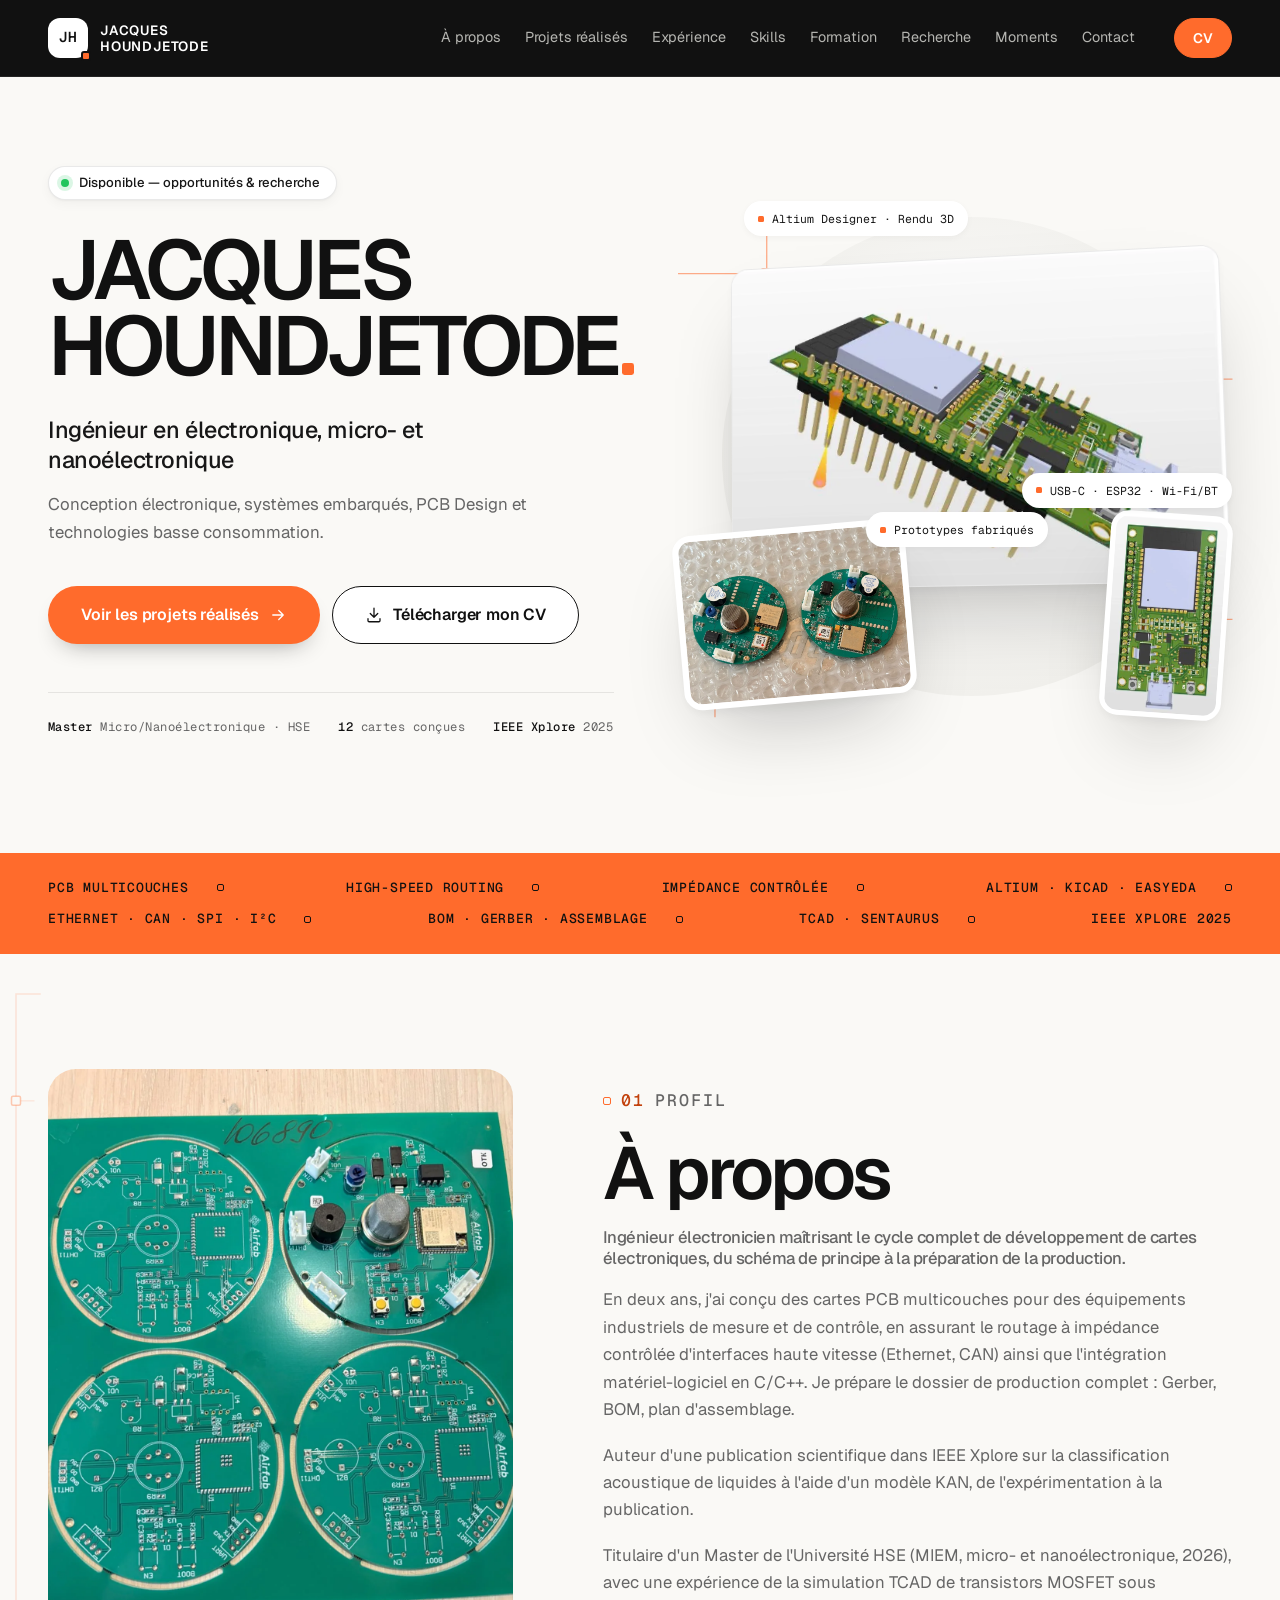
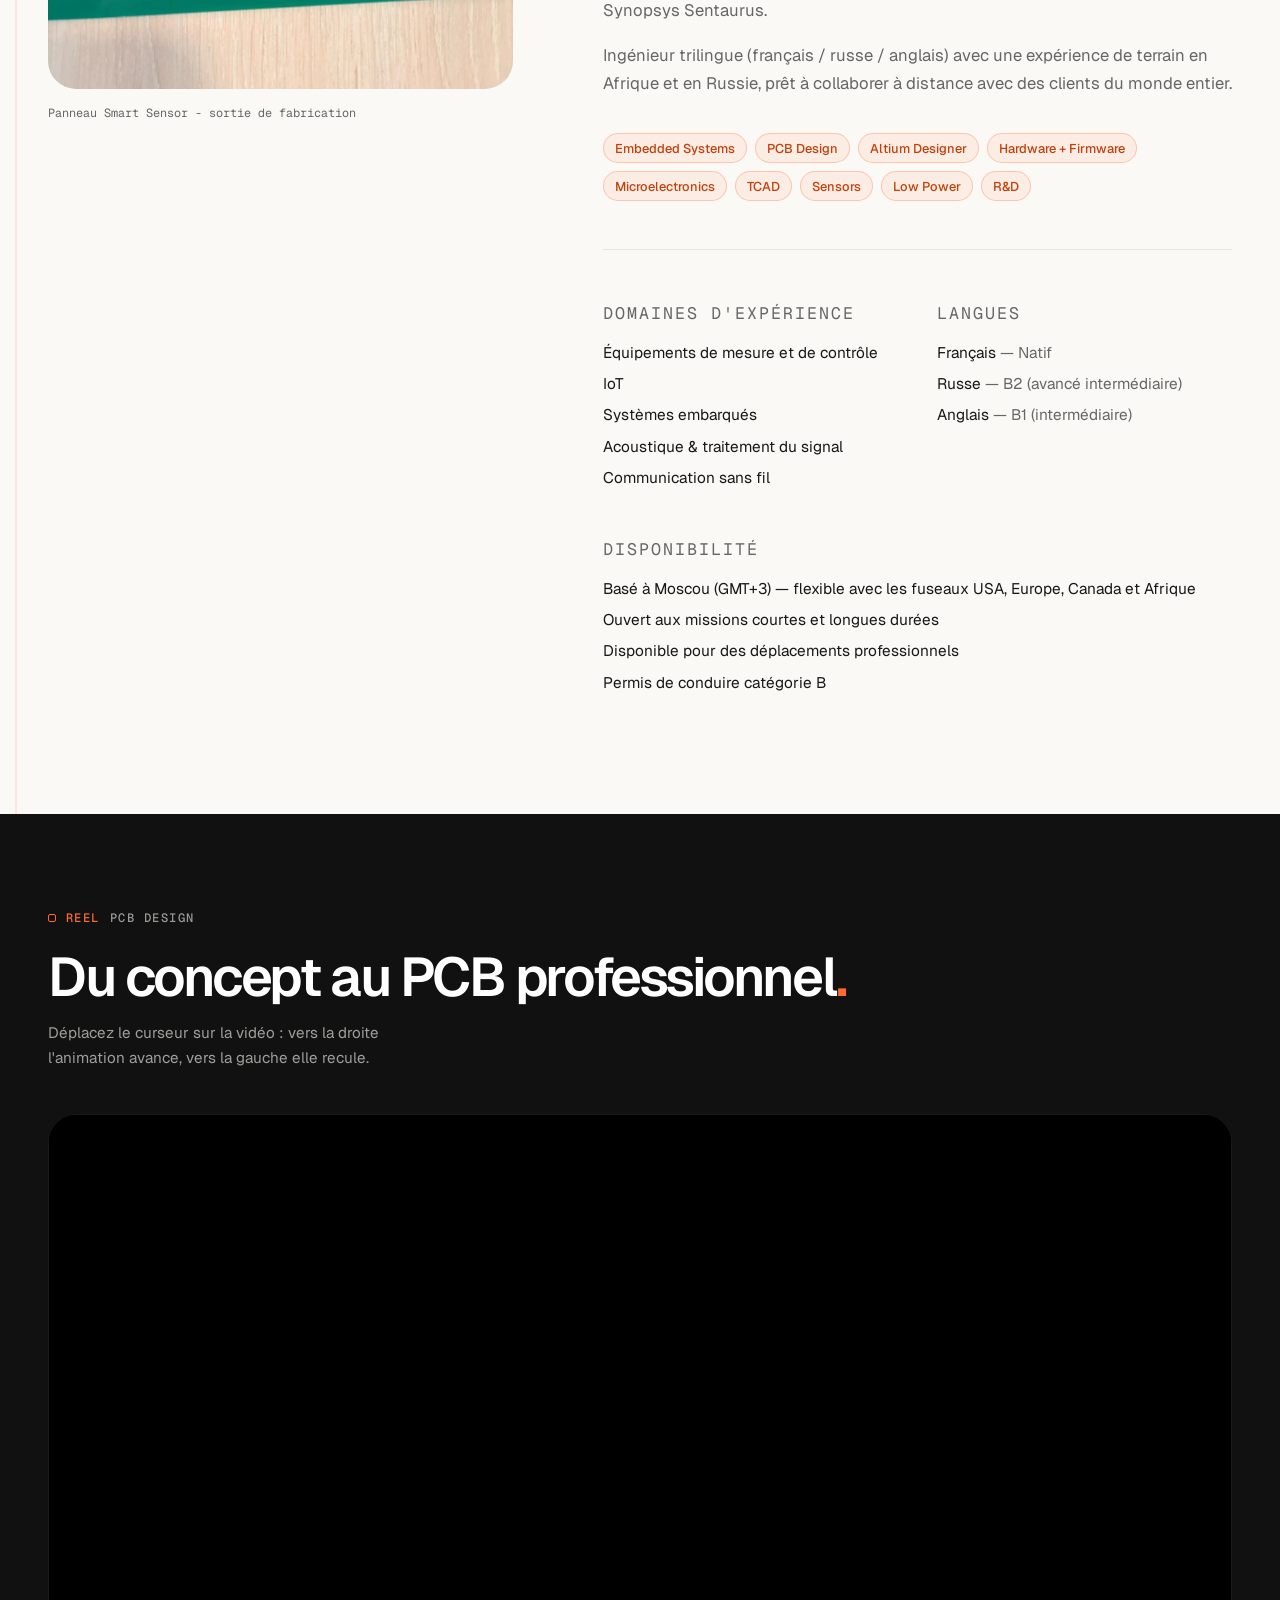
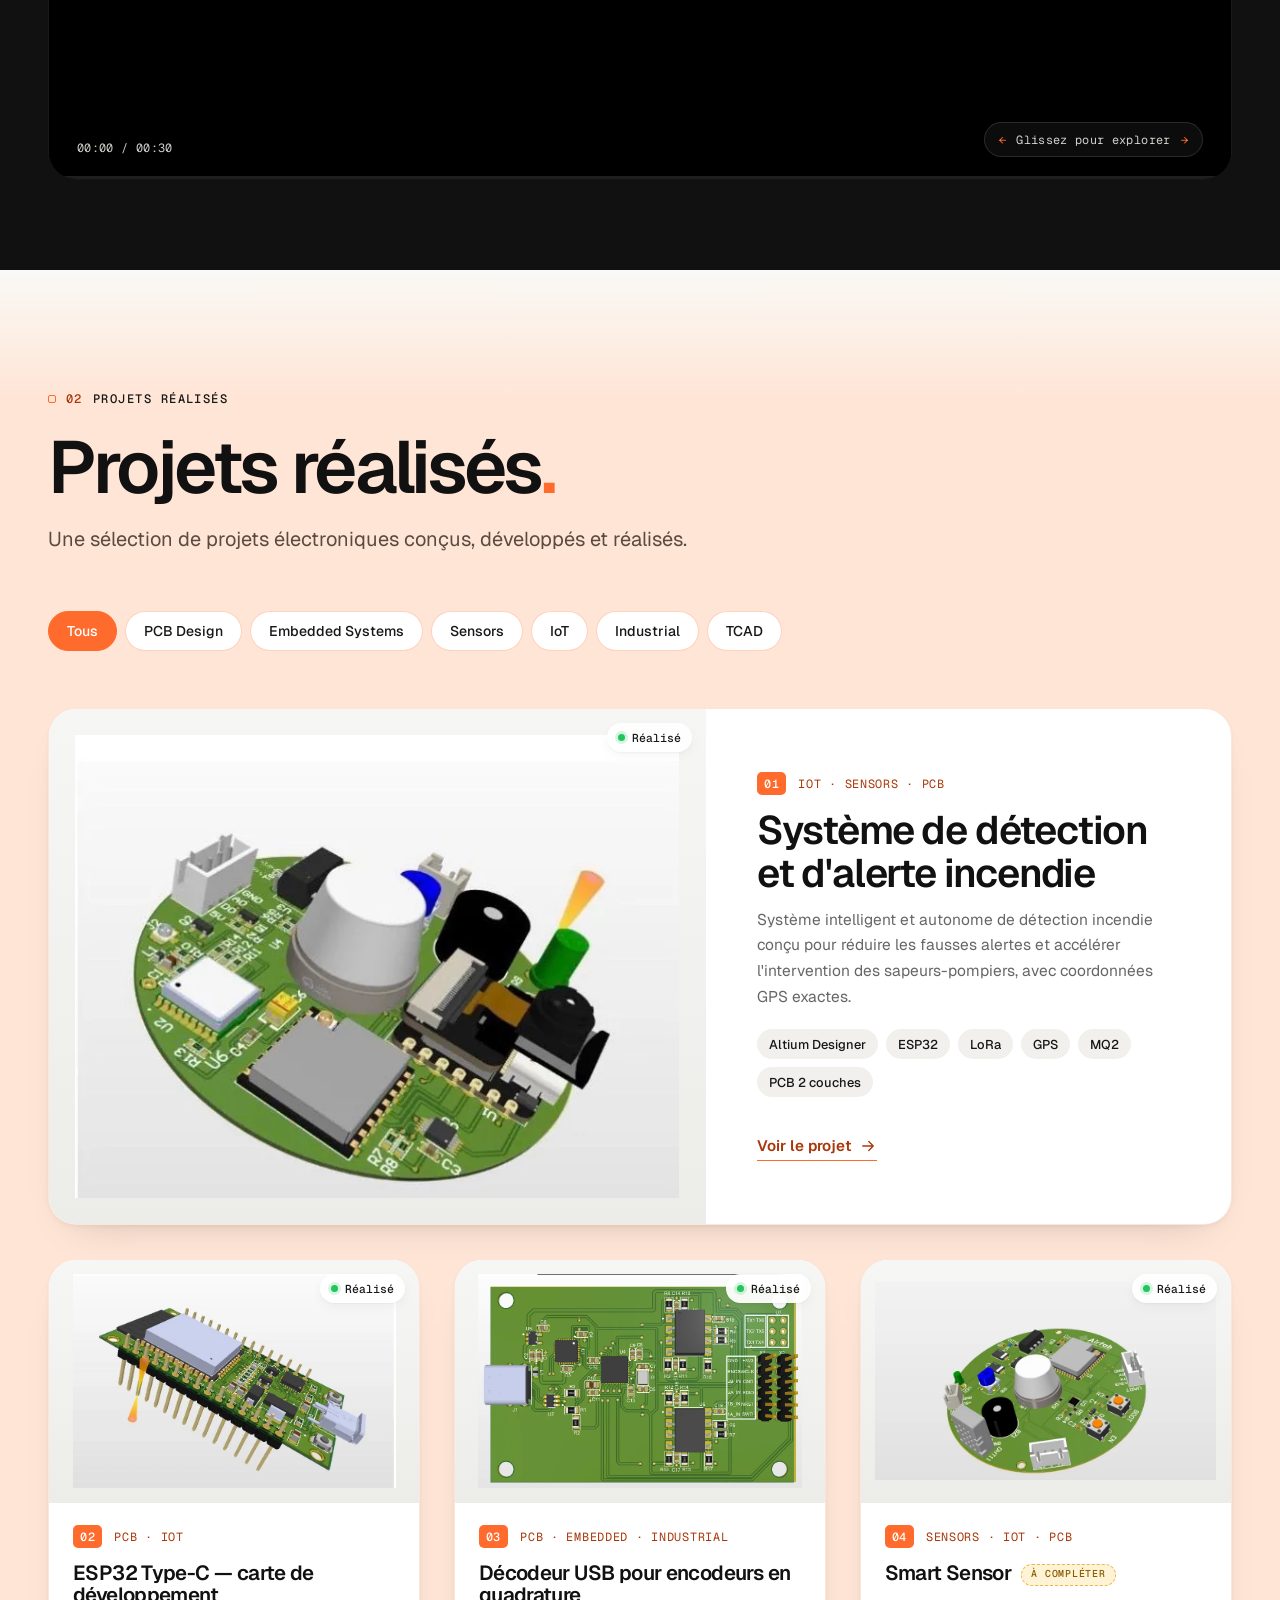
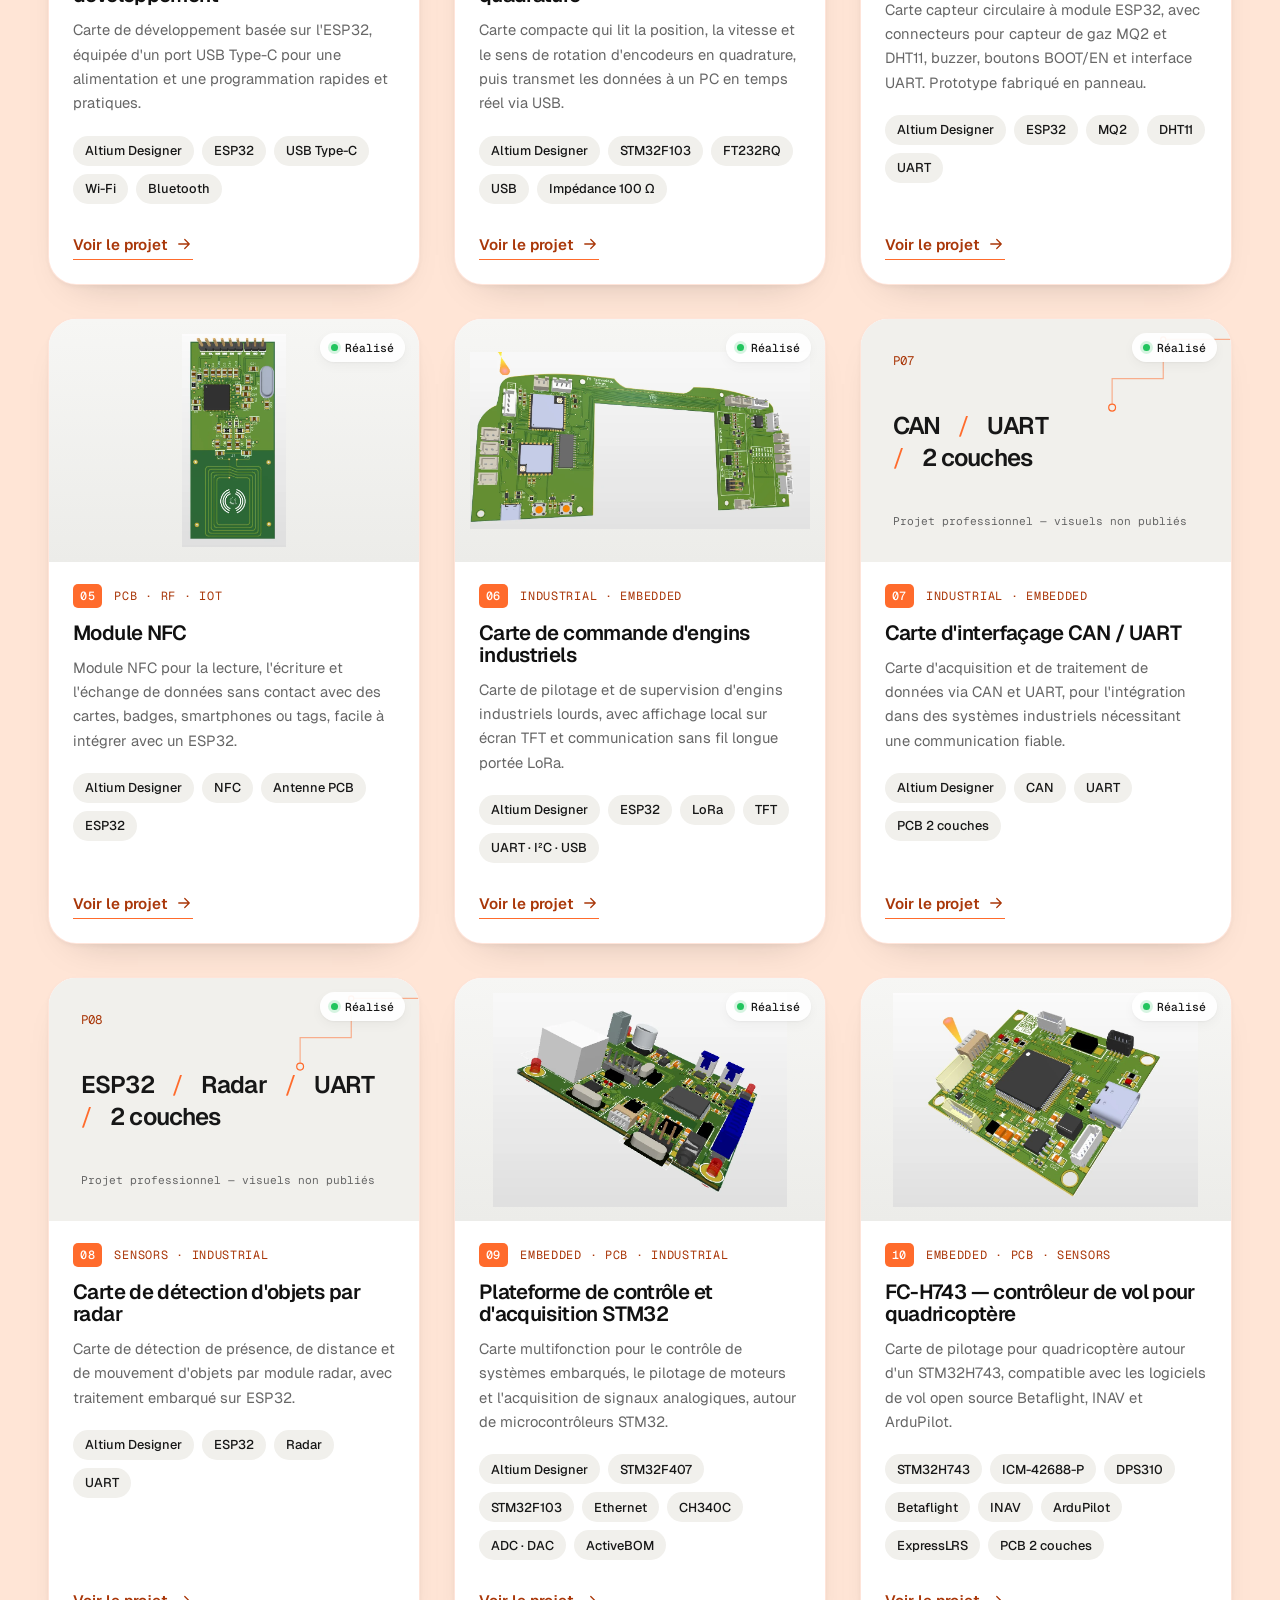
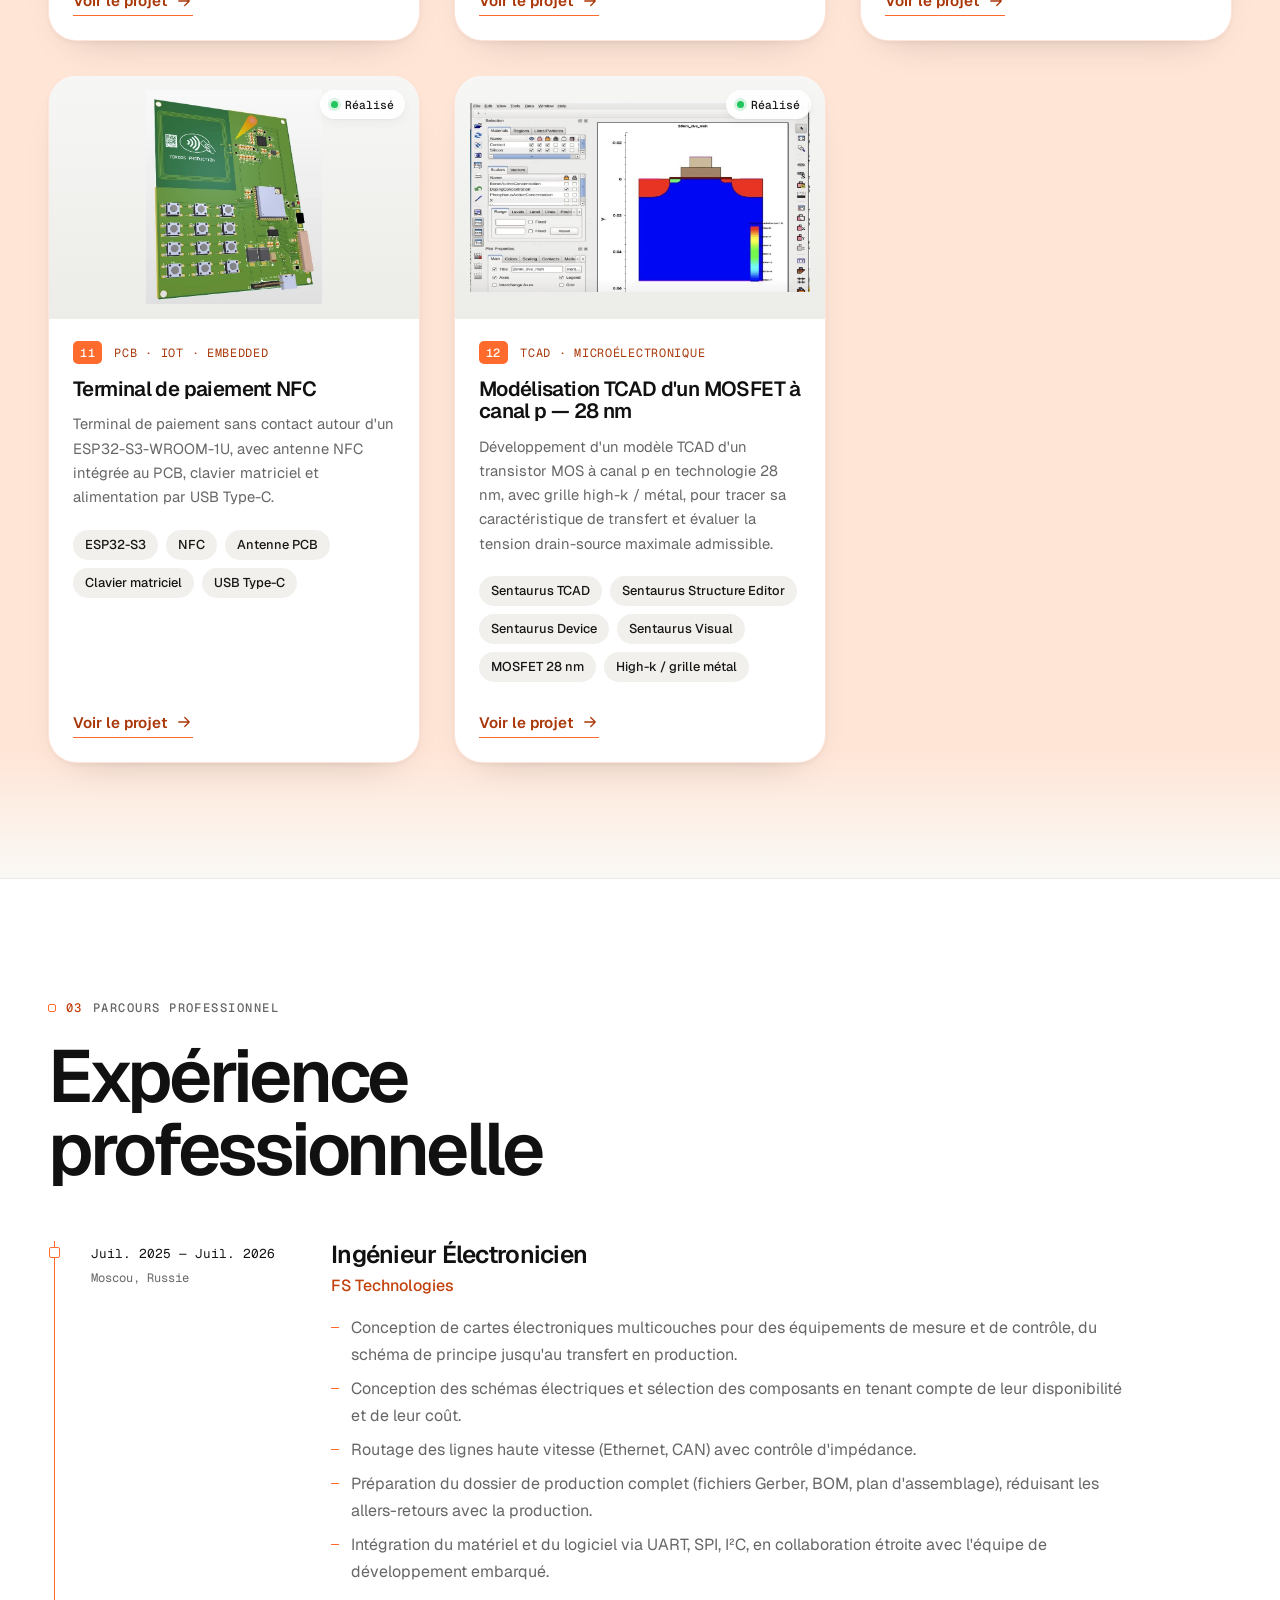
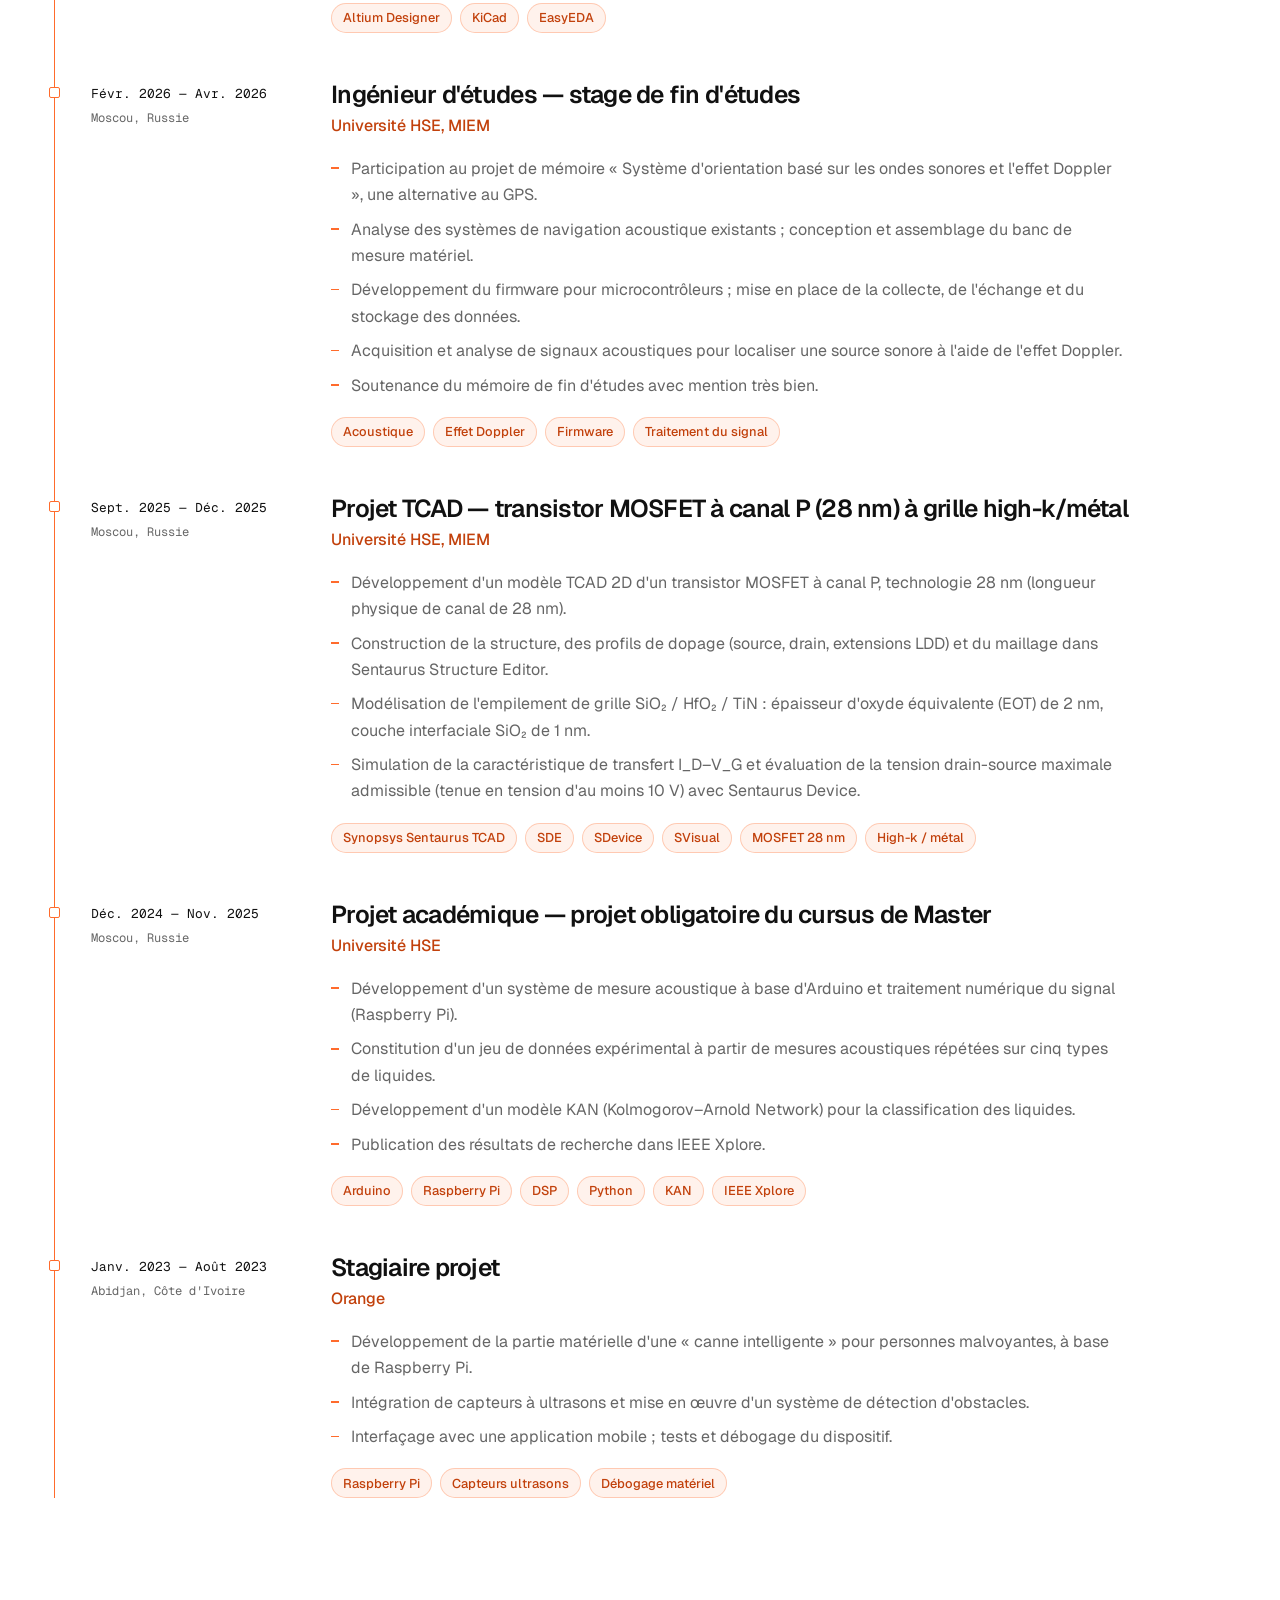
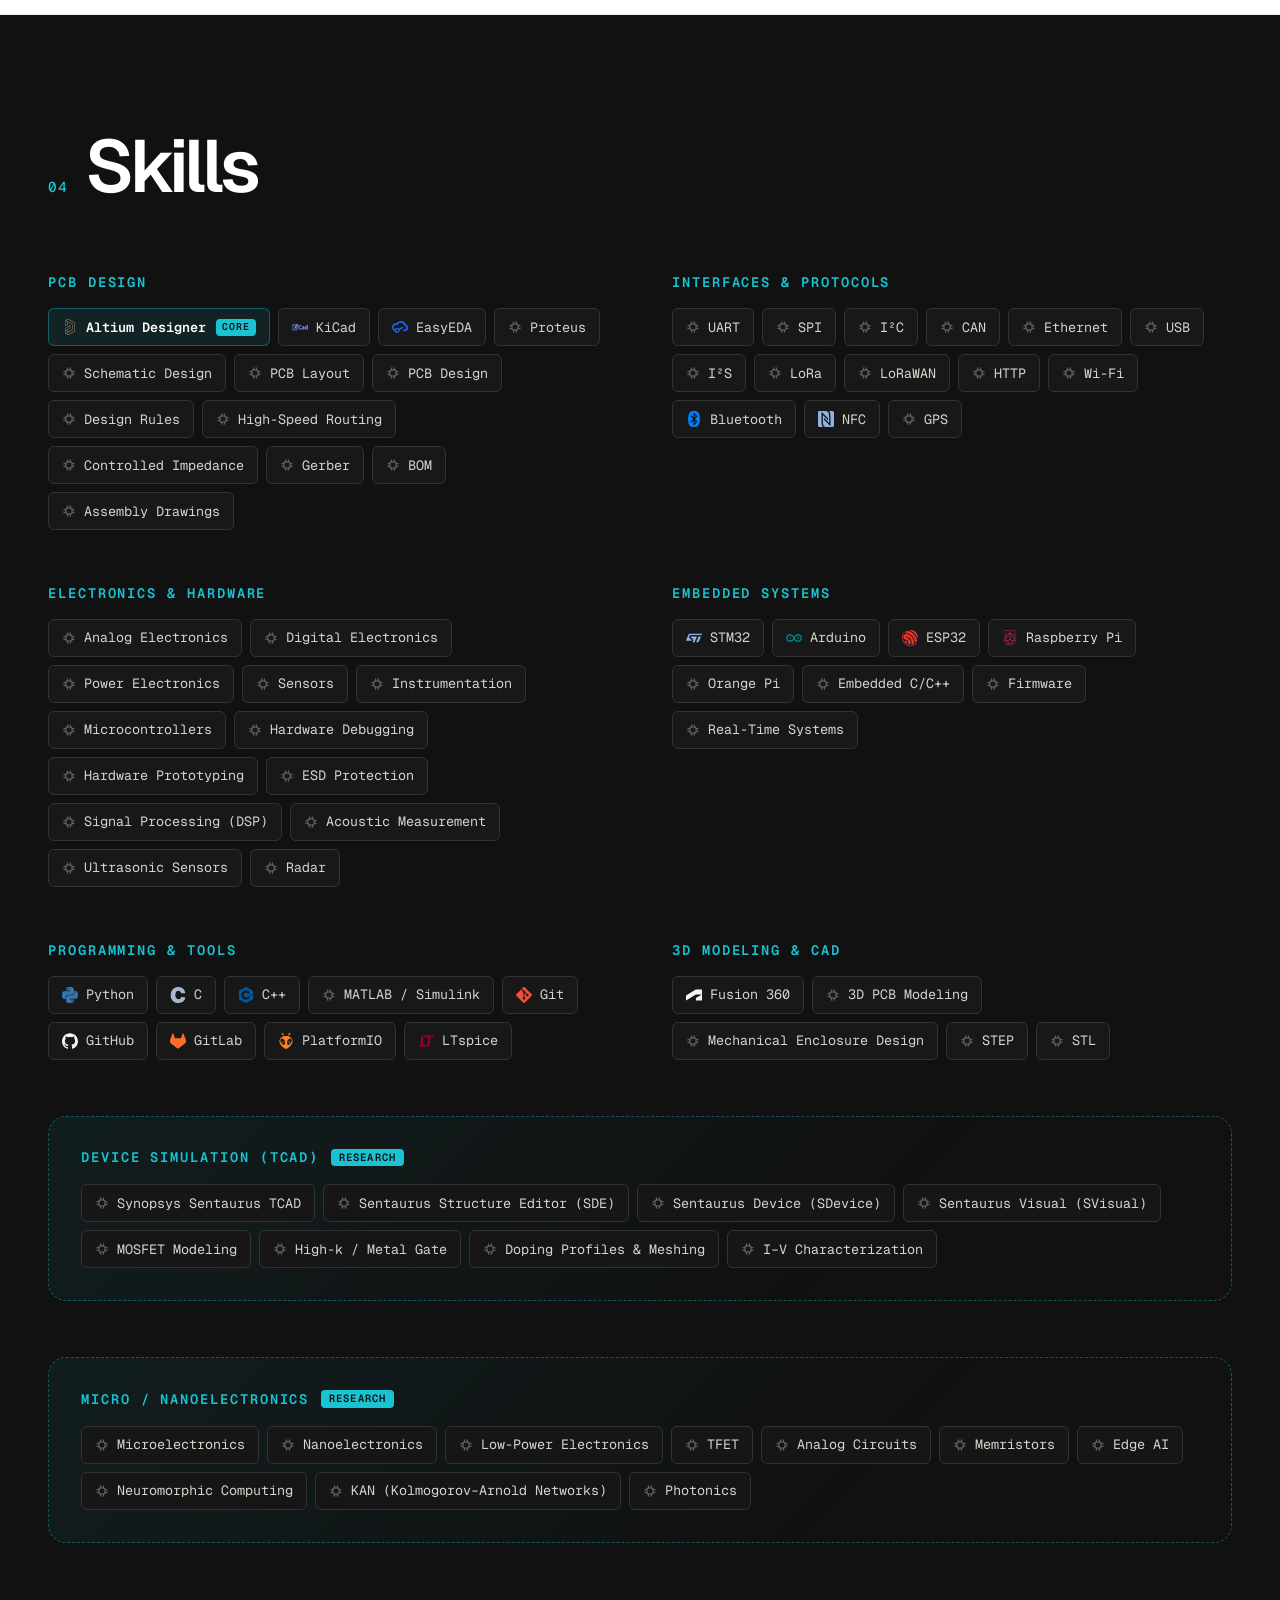
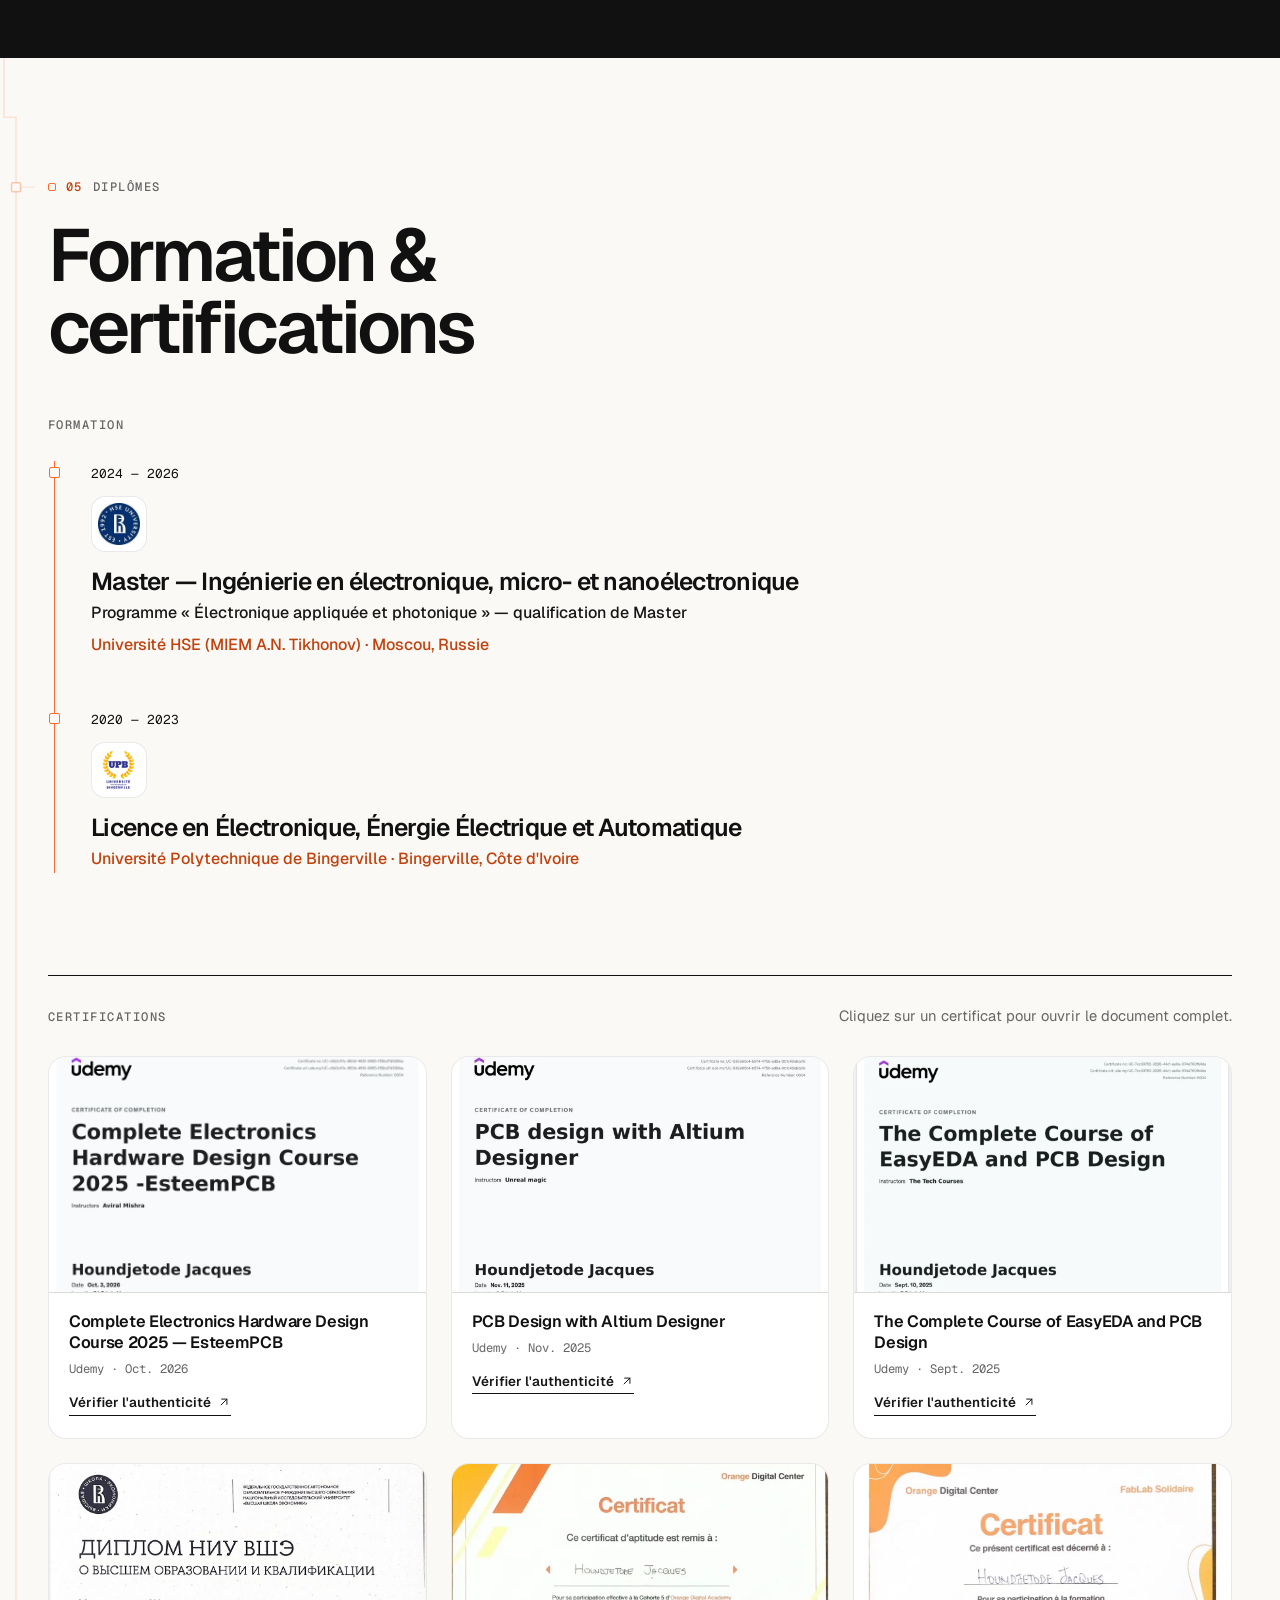
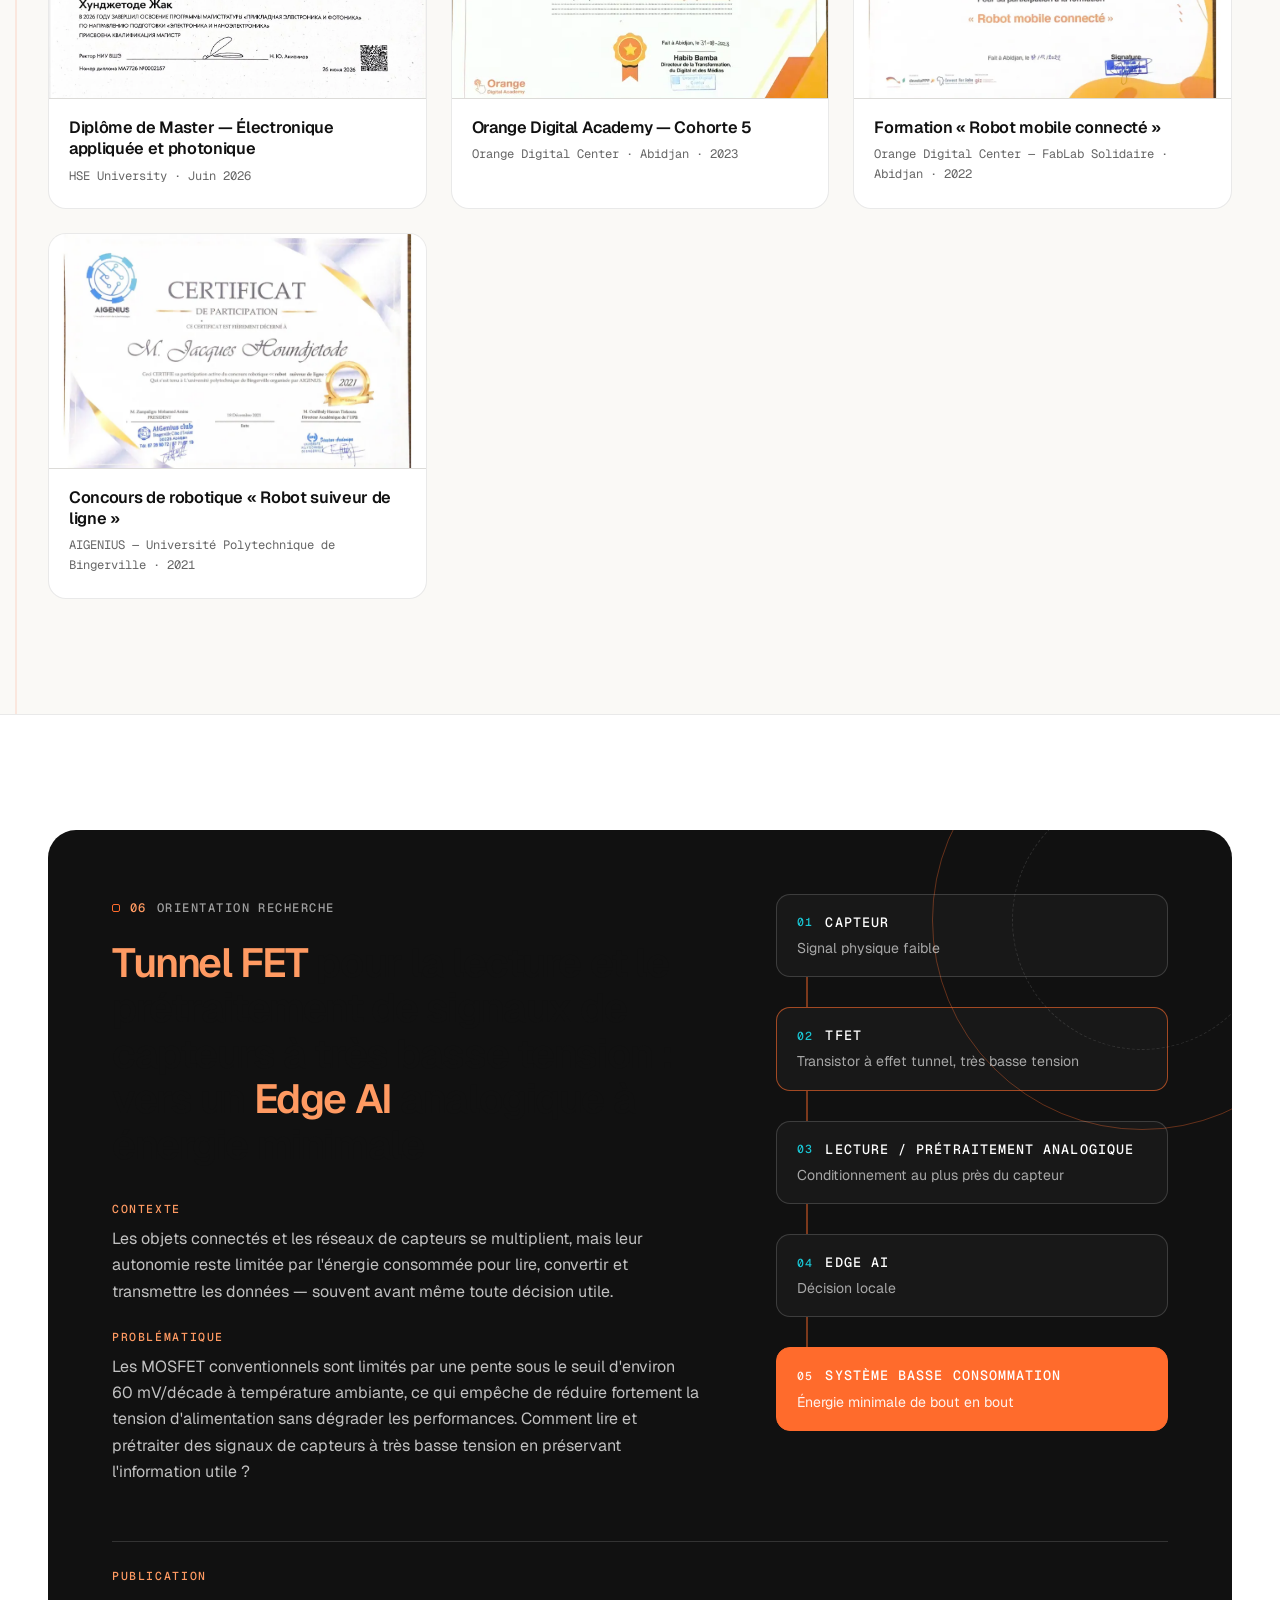
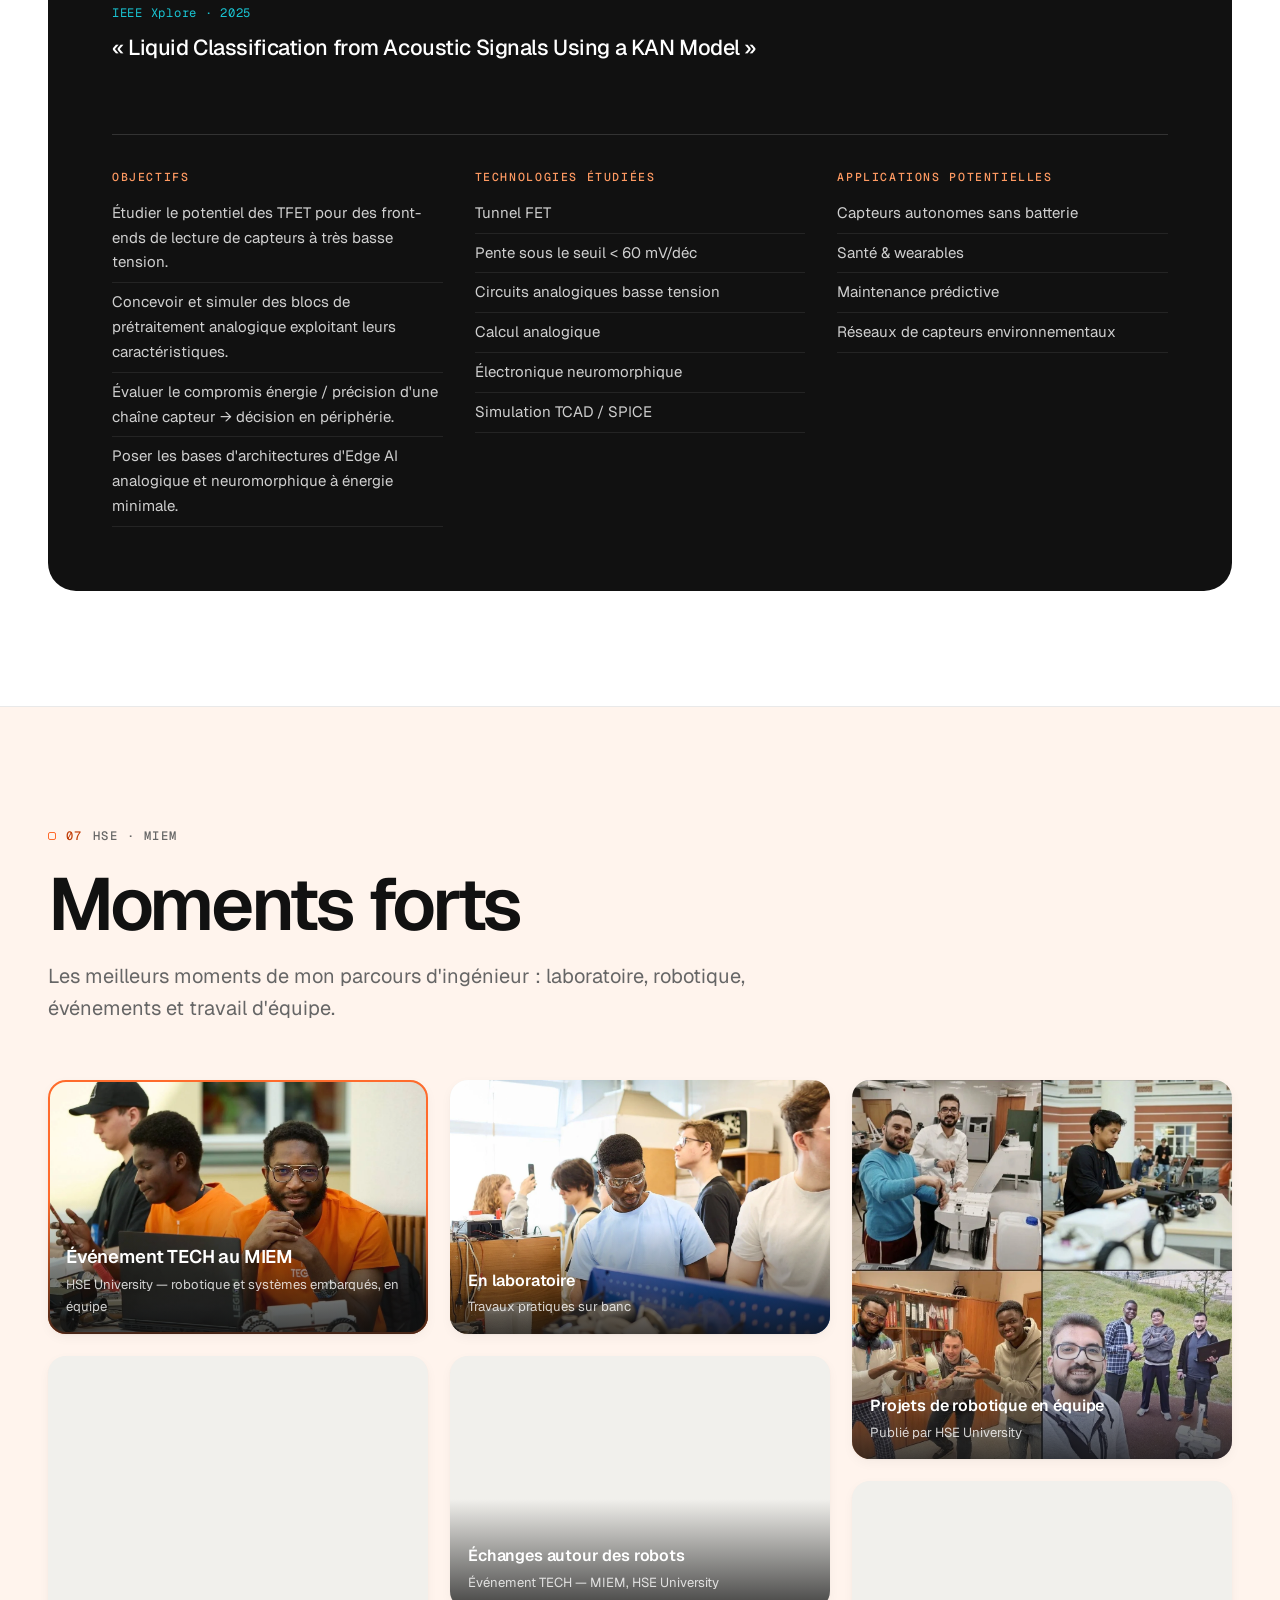
<file: index.html>
<!doctype html>
<html lang="fr">
<head>
  <meta charset="utf-8">
  <meta name="viewport" content="width=device-width, initial-scale=1, viewport-fit=cover">
  <title>Jacques Houndjetode - Ingénieur électronique, systèmes embarqués & PCB Design</title>
  <meta name="description" content="Portfolio de Jacques Houndjetode, ingénieur en électronique, micro- et nanoélectronique : conception de cartes électroniques sous Altium Designer, PCB multicouches à impédance contrôlée, IoT, systèmes industriels, capteurs et recherche en électronique basse consommation.">
  <meta name="author" content="Jacques Houndjetode">
  <meta name="theme-color" content="#111111">
  <!-- À METTRE À JOUR après déploiement : remplacez https://www.votre-domaine.com -->
  <link rel="canonical" href="https://www.votre-domaine.com/">

  <meta property="og:type" content="profile">
  <meta property="og:locale" content="fr_FR">
  <meta property="og:site_name" content="Jacques Houndjetode — Portfolio">
  <meta property="og:title" content="Jacques Houndjetode — Ingénieur électronique & PCB Design">
  <meta property="og:description" content="Conception électronique, systèmes embarqués, PCB Design et technologies basse consommation.">
  <meta property="og:url" content="https://www.votre-domaine.com/">
  <meta property="og:image" content="https://www.votre-domaine.com/assets/img/projets/esp32-typec.webp">
  <meta property="profile:first_name" content="Jacques">
  <meta property="profile:last_name" content="Houndjetode">
  <meta name="twitter:card" content="summary_large_image">

  <link rel="icon" href="assets/img/favicon.svg" type="image/svg+xml">
  <link rel="preconnect" href="https://fonts.googleapis.com">
  <link rel="preconnect" href="https://fonts.gstatic.com" crossorigin>
  <link href="https://fonts.googleapis.com/css2?family=Geist:wght@300..700&family=Geist+Mono:wght@400;500;600&display=swap" rel="stylesheet">
  <link rel="preload" as="image" href="assets/img/projets/esp32-typec-3d.webp">
  <link rel="stylesheet" href="assets/css/styles.css">

  <script type="application/ld+json">
  {
    "@context": "https://schema.org",
    "@type": "Person",
    "name": "Jacques Houndjetode",
    "jobTitle": "Ingénieur en électronique, micro- et nanoélectronique",
    "email": "mailto:houndjetodej@gmail.com",
    "url": "https://www.votre-domaine.com/",
    "knowsLanguage": ["fr", "ru", "en"],
    "knowsAbout": ["Conception électronique", "PCB Design", "Altium Designer", "Contrôle d'impédance", "Simulation TCAD", "Synopsys Sentaurus", "MOSFET", "Systèmes embarqués", "ESP32", "STM32", "LoRa", "IoT", "Capteurs", "Microélectronique", "Nanoélectronique", "Tunnel FET", "Edge AI"],
    "sameAs": ["https://github.com/Tokoos"]
  }
  </script>
</head>
<body>
  <a class="skip-link" href="#main">Aller au contenu</a>

  <!-- ================= NAVIGATION ================= -->
  <header class="nav" id="nav">
    <div class="container nav__inner">
      <a href="#accueil" class="nav__brand" aria-label="Jacques Houndjetode — accueil">
        <span class="brand-mark" aria-hidden="true">JH</span>
        <span class="nav__brand-text">Jacques<br>Houndjetode</span>
      </a>
      <nav aria-label="Navigation principale">
        <ul class="nav__links">
          <li><a href="#apropos">À propos</a></li>
          <li><a href="#projets">Projets réalisés</a></li>
          <li><a href="#experience">Expérience</a></li>
          <li><a href="#expertise">Skills</a></li>
          <li><a href="#formation">Formation</a></li>
          <li><a href="#recherche">Recherche</a></li>
          <li><a href="#moments">Moments</a></li>
          <li><a href="#contact">Contact</a></li>
        </ul>
      </nav>
      <div class="nav__actions">
        <a class="btn btn-sm btn-cv" href="#" data-cv-download>CV</a>
        <button class="nav__toggle" type="button" aria-expanded="false" aria-controls="mobile-menu" aria-label="Ouvrir le menu"><span></span><span></span></button>
      </div>
    </div>
    <div class="mobile-menu" id="mobile-menu" hidden>
      <nav aria-label="Navigation mobile">
        <ol>
          <li><a href="#apropos">À propos</a></li>
          <li><a href="#projets">Projets réalisés</a></li>
          <li><a href="#experience">Expérience</a></li>
          <li><a href="#expertise">Skills</a></li>
          <li><a href="#formation">Formation</a></li>
          <li><a href="#recherche">Recherche</a></li>
          <li><a href="#moments">Moments</a></li>
          <li><a href="#contact">Contact</a></li>
        </ol>
        <a class="btn btn-primary" href="#" data-cv-download>Télécharger mon CV</a>
      </nav>
    </div>
  </header>

  <main id="main">
    <!-- Piste PCB signature (générée par main.js) -->
    <svg class="signal-trace" id="signal-trace" aria-hidden="true" focusable="false">
      <path class="trace-base"/>
      <path class="trace-live"/>
      <g class="trace-nodes"></g>
      <circle class="trace-halo" r="6"/>
      <circle class="trace-head" r="3.5"/>
    </svg>

    <!-- ================= HERO ================= -->
    <section class="hero" id="accueil" aria-labelledby="hero-name">
      <div class="container hero__inner">
        <div class="hero__content">
          <p class="status" data-bind="profile.availability">Disponible — opportunités & recherche</p>
          <h1 class="hero__name" id="hero-name"><span>Jacques</span><span>Houndjetode<i class="pad" aria-hidden="true"></i></span></h1>
          <p class="hero__title" data-bind="profile.title">Ingénieur en électronique, micro- et nanoélectronique</p>
          <p class="hero__tagline" data-bind="profile.tagline">Conception électronique, systèmes embarqués, PCB Design et technologies basse consommation.</p>
          <div class="hero__ctas">
            <a class="btn btn-primary btn-lg" href="#projets">Voir les projets réalisés
              <svg class="icon" viewBox="0 0 24 24" fill="none" stroke="currentColor" stroke-width="1.7" stroke-linecap="round" stroke-linejoin="round" aria-hidden="true"><path d="M5 12h14M13 6l6 6-6 6"/></svg></a>
            <a class="btn btn-secondary btn-lg" href="#" data-cv-download>
              <svg class="icon" viewBox="0 0 24 24" fill="none" stroke="currentColor" stroke-width="1.7" stroke-linecap="round" stroke-linejoin="round" aria-hidden="true"><path d="M12 3v12M7 10l5 5 5-5"/><path d="M4 17v2.5A1.5 1.5 0 005.5 21h13a1.5 1.5 0 001.5-1.5V17"/></svg>
              Télécharger mon CV</a>
          </div>
          <p class="hero__facts"><span><strong>Master</strong> Micro/Nanoélectronique · HSE</span><span><strong id="fact-projects">8</strong> cartes conçues</span><span><strong>IEEE Xplore</strong> 2025</span></p>
        </div>

        <div class="hero__visual" aria-label="Composition de cartes électroniques réelles conçues sous Altium Designer" role="img">
          <div class="hero__disc" aria-hidden="true"></div>
          <svg class="hero__circuit" viewBox="0 0 600 576" aria-hidden="true">
            <path d="M0 96 H96 V40 H232"/>
            <path d="M600 210 H548 V310 H486"/>
            <path d="M600 470 H520 V560"/>
            <path d="M40 576 V520 H140"/>
            <circle cx="232" cy="40" r="5"/><circle cx="486" cy="310" r="5"/><circle cx="140" cy="520" r="5"/>
            <rect x="514" y="556" width="12" height="12" rx="2"/><rect x="90" y="90" width="12" height="12" rx="2"/>
          </svg>
          <figure class="float-card float-card--main" style="margin:0"><img src="assets/img/projets/esp32-typec-3d.webp" alt="Rendu 3D de la carte ESP32 Type-C conçue sous Altium Designer" width="843" height="557" fetchpriority="high"></figure>
          <figure class="float-card float-card--photo" style="margin:0"><img src="assets/img/projets/fire-detection-photo.webp" alt="Cartes de détection incendie fabriquées et assemblées" width="1600" height="1200" loading="lazy"></figure>
          <figure class="float-card float-card--top" style="margin:0"><img src="assets/img/projets/esp32-typec-top.webp" alt="Vue de dessus de la carte ESP32 Type-C" width="332" height="557" loading="lazy"></figure>
          <span class="chip chip--a">Altium Designer · Rendu 3D</span>
          <span class="chip chip--b">USB-C · ESP32 · Wi-Fi/BT</span>
          <span class="chip chip--c">Prototypes fabriqués</span>
        </div>
      </div>
    </section>

    <!-- ================= BANDEAU ================= -->
    <div class="band" aria-label="Points forts techniques">
      <div class="band__track" id="band-track"></div>
    </div>

    <!-- ================= À PROPOS ================= -->
    <section class="section" id="apropos" aria-labelledby="about-title" data-trace="Profil">
      <div class="container about">
        <figure class="about__figure" data-reveal>
          <div class="about__img"><img id="about-img" src="assets/img/projets/smart-sensor-panel.webp" alt="" width="1200" height="1600" loading="lazy"></div>
          <figcaption>Panneau Smart Sensor - sortie de fabrication</figcaption>
        </figure>
        <div class="about__text" data-reveal style="--d:100ms">
          <p class="eyebrow"><b>01</b> Profil</p>
          <h2 class="h2" id="about-title">À propos</h2>
          <p class="about__lead" id="about-lead"></p>
          <div id="about-paragraphs"></div>
          <ul class="tag-list about__keywords" id="about-keywords" aria-label="Mots-clés"></ul>
          <div class="about__meta">
            <div><p class="meta-label">Domaines d'expérience</p><ul class="meta-list" id="about-domains"></ul></div>
            <div><p class="meta-label">Langues</p><ul class="meta-list" id="about-languages"></ul></div>
            <div class="about__meta-wide"><p class="meta-label">Disponibilité</p><ul class="meta-list" id="about-availability"></ul></div>
          </div>
        </div>
      </div>
    </section>

    <!-- ================= REEL (vidéo pilotée par le curseur) ================= -->
    <section class="reel-section" id="reel-section" aria-labelledby="reel-title">
      <div class="container">
        <div class="reel-head" data-reveal>
          <div>
            <p class="eyebrow"><b>Reel</b> PCB Design</p>
            <h2 class="reel-title" id="reel-title">Du concept au PCB professionnel<span>.</span></h2>
          </div>
          <p class="reel-sub">Déplacez le curseur sur la vidéo : vers la droite l'animation avance, vers la gauche elle recule.</p>
        </div>
        <div class="reel" id="reel" data-reveal
             data-src="assets/video/pcb-reel-scrub-720.mp4"
             data-src-small="assets/video/pcb-reel-scrub-480.mp4"
             tabindex="0" role="slider" aria-label="Animation PCB Design — progression"
             aria-valuemin="0" aria-valuemax="100" aria-valuenow="0" aria-valuetext="0 %">
          <video muted playsinline preload="auto" disablepictureinpicture disableremoteplayback
                 poster="assets/video/pcb-reel-poster.jpg" aria-hidden="true"></video>
          <div class="reel__hud" aria-hidden="true">
            <span class="reel__time">00:00 / 00:30</span>
            <span class="reel__hint"><i>←</i> Glissez pour explorer <i>→</i></span>
          </div>
          <div class="reel__track" aria-hidden="true"><span class="reel__bar"></span></div>
        </div>
      </div>
    </section>

    <!-- ================= PROJETS ================= -->
    <section class="section section--projects" id="projets" aria-labelledby="projects-title" data-trace="Projets réalisés">
      <div class="container">
        <div class="section-head" data-reveal>
          <p class="eyebrow"><b>02</b> Projets réalisés</p>
          <h2 class="h2" id="projects-title">Projets réalisés</h2>
          <p class="lead">Une sélection de projets électroniques conçus, développés et réalisés.</p>
        </div>
        <div class="filters" id="project-filters" role="group" aria-label="Filtrer les projets réalisés par catégorie"></div>
        <p class="project-count" id="project-count" aria-live="polite"></p>
        <div class="project-grid" id="project-grid"></div>
      </div>
    </section>

    <!-- ================= EXPÉRIENCE ================= -->
    <section class="section section--white" id="experience" aria-labelledby="xp-title" data-trace="Expérience">
      <div class="container">
        <div class="section-head" data-reveal>
          <p class="eyebrow"><b>03</b> Parcours professionnel</p>
          <h2 class="h2" id="xp-title">Expérience professionnelle</h2>
        </div>
        <div id="experience-list"></div>
      </div>
    </section>

    <!-- ================= EXPERTISE ================= -->
    <section class="section" id="expertise" aria-labelledby="skills-title" data-trace="Skills">
      <div class="container">
        <h2 class="skills-title trace-anchor" id="skills-title" data-reveal><span class="skills-title__num">04</span>Skills</h2>
        <div class="skills-grid" id="skills-list"></div>
      </div>
    </section>

    <!-- ================= FORMATION ================= -->
    <section class="section" id="formation" aria-labelledby="edu-title" data-trace="Formation">
      <div class="container">
        <div class="section-head" data-reveal>
          <p class="eyebrow"><b>05</b> Diplômes</p>
          <h2 class="h2" id="edu-title">Formation &amp; certifications</h2>
        </div>
        <h3 class="sub-title">Formation</h3>
        <div id="education"></div>
        <div class="certs-head" data-reveal>
          <h3 class="sub-title">Certifications</h3>
          <p>Cliquez sur un certificat pour ouvrir le document complet.</p>
        </div>
        <ul class="certs" id="certifications"></ul>
      </div>
    </section>

    <!-- ================= RECHERCHE ================= -->
    <section class="section section--white" id="recherche" aria-labelledby="research-title" data-trace="Recherche">
      <div class="container">
        <article class="research" data-reveal>
          <div class="research__grid">
            <div>
              <p class="eyebrow"><b>06</b> <span data-bind="research.label">Orientation recherche</span></p>
              <h2 class="research__title" id="research-title"></h2>
              <div class="research__text">
                <div><h3>Contexte</h3><p id="research-context"></p></div>
                <div><h3>Problématique</h3><p id="research-problem"></p></div>
              </div>
            </div>
            <ol class="pipeline" id="research-pipeline" aria-label="Chaîne étudiée : capteur, TFET, lecture et prétraitement analogique, Edge AI, système basse consommation"></ol>
          </div>
          <div class="research__pubs" id="publications" hidden>
            <h3>Publication</h3>
            <ul class="pubs"></ul>
          </div>
          <div class="research__bottom">
            <div><h3>Objectifs</h3><ul id="research-objectives"></ul></div>
            <div><h3>Technologies étudiées</h3><ul id="research-tech"></ul></div>
            <div><h3>Applications potentielles</h3><ul id="research-apps"></ul></div>
          </div>
        </article>
      </div>
    </section>

    <!-- ================= MOMENTS FORTS ================= -->
    <section class="section section--warm" id="moments" aria-labelledby="moments-title" data-trace="Moments">
      <div class="container">
        <div class="section-head" data-reveal>
          <p class="eyebrow"><b>07</b> HSE · MIEM</p>
          <h2 class="h2" id="moments-title">Moments forts</h2>
          <p class="lead">Les meilleurs moments de mon parcours d'ingénieur : laboratoire, robotique, événements et travail d'équipe.</p>
        </div>
        <ul class="moments" id="moments-grid"></ul>
      </div>
    </section>

    <!-- ================= CONTACT ================= -->
    <section class="section section--white" id="contact" aria-labelledby="contact-title" data-trace="Futur">
      <div class="container">
        <p class="eyebrow" data-reveal><b>08</b> Contact</p>
        <h2 class="contact__title" id="contact-title" data-reveal>Un projet<br>en tête <span>?</span></h2>
        <div class="contact__grid">
          <div data-reveal>
            <p class="contact__text">Disponible pour des opportunités professionnelles, projets électroniques, collaborations techniques et projets de recherche.</p>
            <ul class="contact-links" id="contact-links"></ul>
            <div class="contact__ctas">
              <a class="btn btn-primary btn-lg" id="contact-cta" href="#">Me contacter
                <svg class="icon" viewBox="0 0 24 24" fill="none" stroke="currentColor" stroke-width="1.7" stroke-linecap="round" stroke-linejoin="round" aria-hidden="true"><path d="M5 12h14M13 6l6 6-6 6"/></svg></a>
              <a class="btn btn-secondary btn-lg" href="#" data-cv-download>Télécharger mon CV</a>
            </div>
          </div>
          <div class="form-card" data-reveal style="--d:120ms">
            <h3>Écrire un message</h3>
            <div id="contact-form"></div>
          </div>
        </div>
      </div>
    </section>

  </main>

  <!-- ================= FOOTER ================= -->
  <footer class="footer">
    <div class="container">
      <div class="footer__top">
        <div>
          <p class="footer__name">Jacques Houndjetode<span>.</span></p>
          <p class="footer__title">Ingénieur en électronique, micro- et nanoélectronique</p>
        </div>
        <ul class="footer__links" id="footer-links"></ul>
      </div>
      <div class="footer__bottom">
        <p>© <span id="year">2026</span> Jacques Houndjetode</p>
        <p><a href="#accueil">Retour en haut ↑</a></p>
      </div>
    </div>
  </footer>

  <!-- Données (modifiables) -->
  <script src="data/profile.js"></script>
  <script src="data/contact.js"></script>
  <script src="data/projects.js"></script>
  <script src="data/education.js"></script>
  <script src="data/experience.js"></script>
  <script src="data/skills.js"></script>
  <script src="data/research.js"></script>
  <script src="data/moments.js"></script>
  <!-- Interface -->
  <script src="assets/js/components.js"></script>
  <script src="assets/js/main.js"></script>
  <script src="assets/js/reel.js"></script>
</body>
</html>
</file>
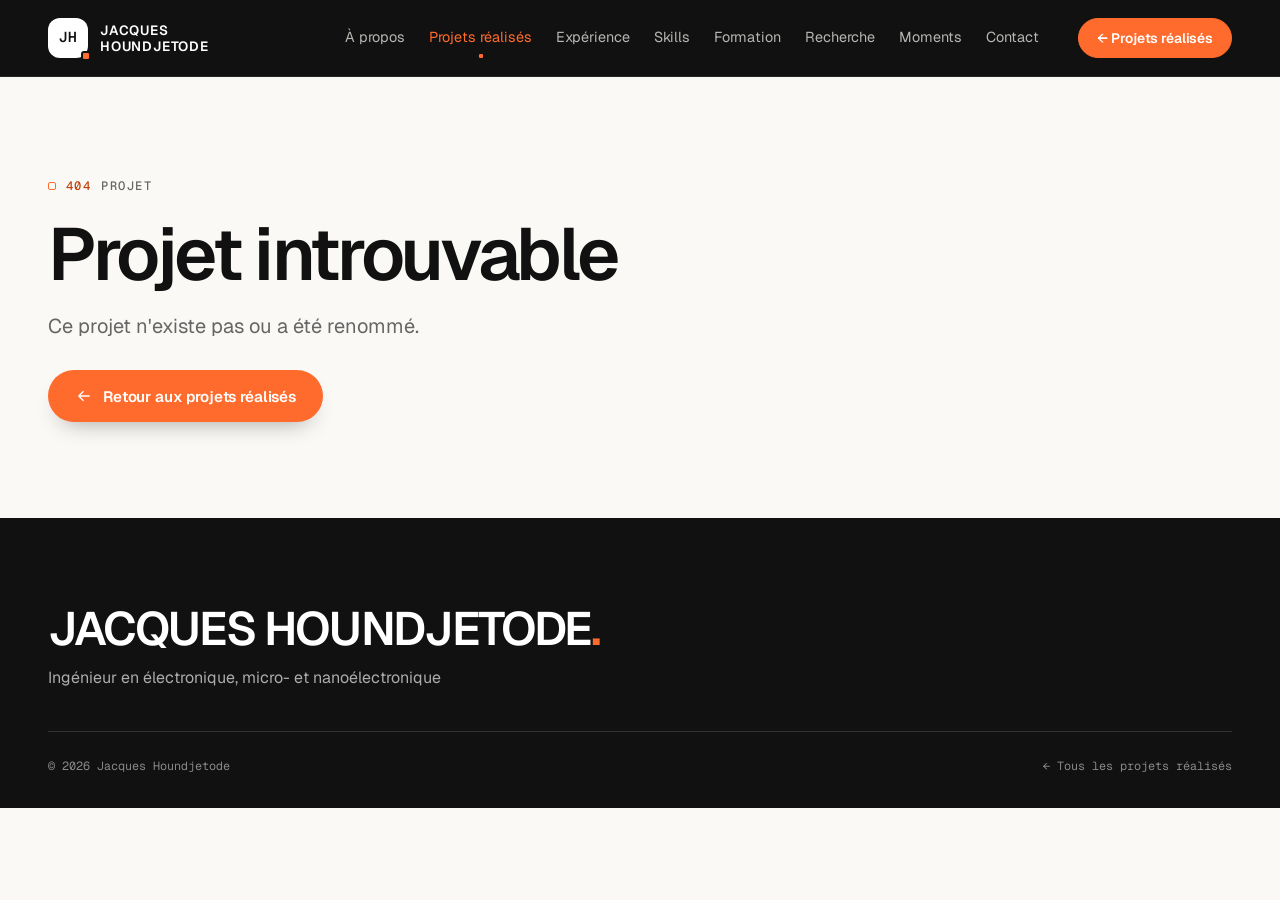
<file: projet.html>
<!doctype html>
<html lang="fr">
<head>
  <meta charset="utf-8">
  <meta name="viewport" content="width=device-width, initial-scale=1, viewport-fit=cover">
  <title>Projet — Jacques Houndjetode</title>
  <meta name="description" content="Projet électronique de Jacques Houndjetode : conception de carte sous Altium Designer, matériel, PCB, fonctionnement et galerie.">
  <meta name="theme-color" content="#111111">
  <meta property="og:type" content="article">
  <meta property="og:locale" content="fr_FR">
  <meta property="og:title" content="Projet électronique — Jacques Houndjetode">
  <meta property="og:image" content="https://www.votre-domaine.com/assets/img/projets/esp32-typec.webp">
  <link rel="icon" href="assets/img/favicon.svg" type="image/svg+xml">
  <link rel="preconnect" href="https://fonts.googleapis.com">
  <link rel="preconnect" href="https://fonts.gstatic.com" crossorigin>
  <link href="https://fonts.googleapis.com/css2?family=Geist:wght@300..700&family=Geist+Mono:wght@400;500;600&display=swap" rel="stylesheet">
  <link rel="stylesheet" href="assets/css/styles.css">
</head>
<body>
  <a class="skip-link" href="#project-root">Aller au contenu</a>

  <header class="nav" id="nav">
    <div class="container nav__inner">
      <a href="index.html" class="nav__brand" aria-label="Jacques Houndjetode — accueil">
        <span class="brand-mark" aria-hidden="true">JH</span>
        <span class="nav__brand-text">Jacques<br>Houndjetode</span>
      </a>
      <nav aria-label="Navigation principale">
        <ul class="nav__links">
          <li><a href="index.html#apropos">À propos</a></li>
          <li><a href="index.html#projets" class="is-active" aria-current="true">Projets réalisés</a></li>
          <li><a href="index.html#experience">Expérience</a></li>
          <li><a href="index.html#expertise">Skills</a></li>
          <li><a href="index.html#formation">Formation</a></li>
          <li><a href="index.html#recherche">Recherche</a></li>
          <li><a href="index.html#moments">Moments</a></li>
          <li><a href="index.html#contact">Contact</a></li>
        </ul>
      </nav>
      <div class="nav__actions">
        <a class="btn btn-sm btn-cv" href="index.html#projets">← Projets réalisés</a>
      </div>
    </div>
  </header>

  <main id="project-root" tabindex="-1"></main>

  <footer class="footer">
    <div class="container">
      <div class="footer__top">
        <div>
          <p class="footer__name">Jacques Houndjetode<span>.</span></p>
          <p class="footer__title">Ingénieur en électronique, micro- et nanoélectronique</p>
        </div>
        <ul class="footer__links" id="footer-links"></ul>
      </div>
      <div class="footer__bottom">
        <p>© <span id="year">2026</span> Jacques Houndjetode</p>
        <p><a href="index.html#projets">← Tous les projets réalisés</a></p>
      </div>
    </div>
  </footer>

  <script src="data/profile.js"></script>
  <script src="data/contact.js"></script>
  <script src="data/projects.js"></script>
  <script src="assets/js/components.js"></script>
  <script src="assets/js/project.js"></script>
</body>
</html>
</file>
<file: assets/css/styles.css>
/* =====================================================================
   JH — Portfolio ingénieur électronique
   Direction : éditorial clair, orange signature, pistes PCB à 90°.
   ===================================================================== */

/* ---------- Tokens ---------- */
:root {
  color-scheme: light;

  /* Fonds */
  --bg: #FAF9F6;                   /* blanc cassé chaud — fond général */
  --white: #FFFFFF;
  --warm: #FFF4ED;                 /* alternance chaude */
  --soft: #F1F0EC;
  --dark: #111111;                 /* header, Skills, footer */
  --dark-2: #181818;

  /* Texte */
  --ink: #111111;                  /* titres */
  --ink-2: #171717;                /* texte principal */
  --grey: #666666;                 /* texte secondaire */
  --grey-2: #8A8A85;
  --on-dark: #F5F5F0;              /* texte sur fond sombre */
  --line: rgba(17, 17, 17, 0.09);
  --line-2: rgba(17, 17, 17, 0.16);

  /* Orange — couleur signature */
  --orange: #FF6B2C;
  --orange-2: #FF9A62;             /* orange clair */
  --orange-dark: #E84D16;          /* orange foncé (hover) */
  --orange-pastel: #FFE5D6;
  --orange-text: #C2410C;          /* orange assombri pour petits textes sur fond clair (contraste AA) */
  --orange-soft: rgba(255, 107, 44, 0.09);
  --orange-line: rgba(255, 107, 44, 0.30);

  /* Cyan — univers technique */
  --cyan: #19C3D1;
  --cyan-2: #67E8F9;
  --cyan-dark: #087F8C;

  /* Vert PCB — touches ponctuelles */
  --pcb: #22C55E;

  --shadow-sm: 0 1px 2px rgba(17, 17, 17, 0.04), 0 4px 12px rgba(17, 17, 17, 0.04);
  --shadow: 0 2px 6px rgba(17, 17, 17, 0.04), 0 24px 48px -20px rgba(17, 17, 17, 0.18);
  --shadow-lg: 0 4px 10px rgba(17, 17, 17, 0.04), 0 40px 80px -30px rgba(17, 17, 17, 0.28);

  --font: "Geist", ui-sans-serif, system-ui, -apple-system, "Segoe UI", Roboto, sans-serif;
  --mono: "Geist Mono", ui-monospace, "SFMono-Regular", Menlo, Consolas, monospace;

  --r: 18px;
  --r-lg: 28px;
  --gutter: clamp(16px, 4vw, 48px);
  --maxw: 1240px;
  --nav-h: 76px;
  --ease: cubic-bezier(0.22, 1, 0.36, 1);
}

/* ---------- Base ---------- */
*, *::before, *::after { box-sizing: border-box; }
html { -webkit-text-size-adjust: 100%; scroll-behavior: smooth; scroll-padding-top: calc(var(--nav-h) + 8px); }
html.is-locked { overflow: hidden; }
body {
  margin: 0; background: var(--bg); color: var(--ink-2);
  font-family: var(--font); font-size: 1rem; line-height: 1.65;
  -webkit-font-smoothing: antialiased; -moz-osx-font-smoothing: grayscale; text-rendering: optimizeLegibility;
  overflow-x: hidden;
}
img, svg { display: block; max-width: 100%; }
a { color: inherit; text-decoration: none; }
button { font: inherit; color: inherit; }
h1, h2, h3, h4 { margin: 0; line-height: 1.08; font-weight: 600; letter-spacing: -0.025em; color: var(--ink); }
p { margin: 0; }
ul, ol { margin: 0; padding: 0; list-style: none; }
code { font-family: var(--mono); font-size: 0.85em; background: var(--soft); padding: 0.1em 0.4em; border-radius: 4px; }
::selection { background: var(--orange); color: #fff; }
:focus-visible { outline: 2px solid var(--orange); outline-offset: 3px; border-radius: 6px; }

.sr-only { position: absolute; width: 1px; height: 1px; padding: 0; margin: -1px; overflow: hidden; clip: rect(0 0 0 0); white-space: nowrap; border: 0; }
.skip-link { position: absolute; left: 16px; top: -60px; z-index: 200; background: var(--ink); color: #fff; padding: 10px 16px; border-radius: 999px; font-weight: 500; transition: top 0.2s; }
.skip-link:focus { top: 12px; }
.container { width: 100%; max-width: calc(var(--maxw) + var(--gutter) * 2); margin-inline: auto; padding-inline: var(--gutter); }
.mono { font-family: var(--mono); }
.icon { width: 18px; height: 18px; flex: none; }
.icon-xs { width: 14px; height: 14px; }

/* ---------- Typographie de section ---------- */
.section { position: relative; padding-block: clamp(72px, 9vw, 120px); }
.section--white { background: var(--white); border-block: 1px solid var(--line); }
.section--warm { background: var(--warm); }
/* Projets réalisés : fond orange clair nettement perceptible, cartes blanches */
.section--projects {
  --peach: #FFE5D6;
  --orange-text: #A93709;          /* plus foncé sur fond pêche (contraste AA) */
  background: linear-gradient(180deg, var(--bg) 0, var(--peach) clamp(80px, 10vw, 140px), var(--peach) calc(100% - clamp(80px, 10vw, 140px)), var(--bg) 100%);
}
.section--projects .eyebrow { color: var(--ink-2); }
.section--projects .lead { color: #5A4A40; }
.section--projects .project-card { background: var(--white); border-color: rgba(255, 107, 44, 0.18); box-shadow: 0 2px 4px rgba(17, 17, 17, 0.04), 0 18px 40px -28px rgba(17, 17, 17, 0.28); }
.section--projects .project-card:hover { border-color: var(--orange); box-shadow: 0 4px 10px rgba(17, 17, 17, 0.06), 0 40px 70px -34px rgba(17, 17, 17, 0.38); }
.section--projects .pc-meta span:last-child { color: var(--orange-text); }
.section--projects .pc-num { color: #fff; background: var(--orange); padding: 2px 7px; border-radius: 5px; }
.section--projects .pc-num::after { display: none; }
.section--projects .link-arrow { color: var(--orange-text); border-color: var(--orange); }
.section--projects .link-arrow:hover { color: var(--ink); border-color: var(--ink); }
.section--projects .filter { background: var(--white); border-color: rgba(255, 107, 44, 0.3); }
.section--projects .filter:hover { border-color: var(--orange); color: var(--orange-text); }
.section--projects .filter[aria-pressed="true"] { background: var(--orange); border-color: var(--orange); color: #fff; }
.section--projects .h2 { color: var(--ink); }
.section--projects .h2::after { content: "."; color: var(--orange); }
.section--projects .project-count { color: #5A4A40; }
.section-head { max-width: 820px; margin-bottom: clamp(32px, 4.5vw, 56px); }
.eyebrow {
  display: inline-flex; align-items: center; gap: 10px; margin-bottom: 22px;
  font-family: var(--mono); font-size: 0.76rem; font-weight: 500; letter-spacing: 0.12em; text-transform: uppercase; color: var(--grey);
}
.eyebrow b { color: var(--orange-text); font-weight: 500; }
.eyebrow::before { content: ""; width: 8px; height: 8px; border: 1.5px solid var(--orange); border-radius: 2px; }
.h2 { font-size: clamp(2.4rem, 1.4rem + 4vw, 4.6rem); letter-spacing: -0.045em; line-height: 0.98; }
.h3 { font-size: clamp(1.4rem, 1.1rem + 1vw, 2rem); letter-spacing: -0.03em; }
.lead { font-size: clamp(1.06rem, 0.98rem + 0.4vw, 1.25rem); color: var(--grey); margin-top: 20px; max-width: 62ch; line-height: 1.6; }

/* ---------- Boutons ---------- */
.btn {
  --h: 52px;
  display: inline-flex; align-items: center; justify-content: center; gap: 10px;
  height: var(--h); padding: 0 26px; border-radius: 999px;
  font-weight: 600; font-size: 0.95rem; letter-spacing: -0.01em; white-space: nowrap;
  border: 1.5px solid transparent; cursor: pointer;
  transition: transform 0.4s var(--ease), background-color 0.25s, border-color 0.25s, color 0.25s, box-shadow 0.4s var(--ease);
}
.btn .icon { transition: transform 0.4s var(--ease); }
.btn:hover .icon:last-of-type { transform: translateX(3px); }
.btn-sm { --h: 40px; padding: 0 18px; font-size: 0.86rem; }
.btn-lg { --h: 58px; padding: 0 32px; font-size: 1rem; }
.btn-primary { background: var(--orange); color: #fff; box-shadow: 0 12px 24px -14px rgba(17, 17, 17, 0.45); }
.btn-primary:hover { background: var(--orange-dark); transform: translateY(-2px); box-shadow: 0 18px 30px -14px rgba(17, 17, 17, 0.5); }
.btn-secondary { background: var(--white); color: var(--ink); border-color: var(--ink); }
.btn-secondary:hover { border-color: var(--orange); color: var(--orange-text); transform: translateY(-2px); }
.btn-ghost { color: var(--ink); padding-inline: 8px; }
.btn-ghost:hover { color: var(--orange-text); }
.btn-muted { background: var(--soft); color: var(--grey); cursor: default; font-weight: 500; }
.btn[disabled] { opacity: 0.6; cursor: not-allowed; transform: none !important; }
.icon-btn { display: inline-grid; place-items: center; width: 44px; height: 44px; border-radius: 999px; background: var(--white); border: 1px solid var(--line-2); cursor: pointer; transition: border-color 0.2s, color 0.2s; }
.icon-btn:hover { border-color: var(--orange); color: var(--orange-text); }
.link-arrow { display: inline-flex; align-items: center; gap: 8px; font-weight: 600; font-size: 0.95rem; color: var(--ink); border-bottom: 1.5px solid var(--ink); padding-bottom: 2px; transition: color 0.25s, border-color 0.25s, gap 0.35s var(--ease); }
.link-arrow:hover { color: var(--orange-text); border-color: var(--orange); gap: 12px; }
.link-arrow--sm { font-size: 0.86rem; white-space: nowrap; }

/* ---------- Étiquettes ---------- */
.tag-list { display: flex; flex-wrap: wrap; gap: 8px; }
.tag { display: inline-flex; align-items: center; height: 30px; padding: 0 12px; border-radius: 999px; font-size: 0.8rem; font-weight: 500; color: var(--ink-2); background: var(--soft); }
.tag--orange { color: var(--orange-text); background: var(--orange-soft); box-shadow: inset 0 0 0 1px var(--orange-line); }
.badge-todo { display: inline-flex; align-items: center; height: 22px; padding: 0 9px; margin-left: 10px; vertical-align: middle; border-radius: 999px; font-family: var(--mono); font-size: 0.62rem; font-weight: 500; letter-spacing: 0.08em; text-transform: uppercase; color: #8A5A00; background: #FFF3D6; border: 1px dashed #E8B84A; }

/* ---------- Navigation (header noir) ---------- */
.nav { position: fixed; inset: 0 0 auto; z-index: 100; background: var(--dark); border-bottom: 1px solid rgba(255, 255, 255, 0.08); transition: background-color 0.4s, box-shadow 0.4s; }
.nav__inner { display: flex; align-items: center; gap: 28px; height: var(--nav-h); }
.nav.is-compact, .nav.is-open { background: rgba(13, 13, 13, 0.94); backdrop-filter: blur(14px) saturate(140%); -webkit-backdrop-filter: blur(14px) saturate(140%); box-shadow: 0 12px 30px -18px rgba(0, 0, 0, 0.6); }
.nav.is-compact .nav__inner { height: 62px; }
.nav__brand { display: inline-flex; align-items: center; gap: 12px; margin-right: auto; color: #fff; }
.brand-mark { position: relative; display: grid; place-items: center; width: 40px; height: 40px; border-radius: 12px; background: #fff; color: var(--dark); font-family: var(--mono); font-weight: 600; font-size: 0.9rem; }
.brand-mark::after { content: ""; position: absolute; right: -3px; bottom: -3px; width: 10px; height: 10px; border-radius: 3px; background: var(--orange); border: 2px solid var(--dark); }
.nav__brand-text { font-weight: 600; font-size: 0.84rem; letter-spacing: 0.06em; text-transform: uppercase; line-height: 1.2; color: #fff; }
.nav__links { display: flex; gap: 2px; }
.nav__links a { position: relative; display: block; padding: 8px 11px; font-size: 0.9rem; color: rgba(245, 245, 240, 0.72); border-radius: 999px; transition: color 0.2s; }
.nav__links a:hover { color: var(--on-dark); }
.nav__links a.is-active { color: var(--orange); }
.nav__links a::after { content: ""; position: absolute; left: 50%; bottom: 0; width: 4px; height: 4px; margin-left: -2px; border-radius: 1px; background: var(--orange); transform: scale(0); transition: transform 0.35s var(--ease); }
.nav__links a.is-active::after { transform: scale(1); }
.nav__actions { display: flex; align-items: center; gap: 10px; }
.nav__actions .btn-cv { background: var(--orange); color: #fff; border-color: var(--orange); }
.nav__actions .btn-cv:hover { background: var(--orange-dark); border-color: var(--orange-dark); transform: translateY(-1px); }
.nav__toggle { display: none; position: relative; width: 44px; height: 44px; border-radius: 999px; border: 1px solid rgba(255, 255, 255, 0.18); background: transparent; cursor: pointer; }
.nav__toggle span { position: absolute; left: 13px; right: 13px; height: 1.5px; background: var(--on-dark); border-radius: 2px; transition: transform 0.35s var(--ease), top 0.35s var(--ease); }
.nav__toggle span:first-child { top: 18px; } .nav__toggle span:last-child { top: 25px; }
.nav__toggle[aria-expanded="true"] span:first-child { top: 21.5px; transform: rotate(45deg); }
.nav__toggle[aria-expanded="true"] span:last-child { top: 21.5px; transform: rotate(-45deg); }
.mobile-menu { position: fixed; inset: var(--nav-h) 0 0; background: var(--dark); color: var(--on-dark); padding: 16px var(--gutter) 40px; overflow-y: auto; animation: menuIn 0.4s var(--ease); }
.nav.is-compact .mobile-menu { top: 62px; }
.mobile-menu[hidden] { display: none; }
.mobile-menu ol { counter-reset: m; border-top: 1px solid rgba(255, 255, 255, 0.1); }
.mobile-menu li { border-bottom: 1px solid rgba(255, 255, 255, 0.1); }
.mobile-menu li a { display: flex; align-items: baseline; gap: 16px; padding: 15px 0; font-size: 1.5rem; font-weight: 600; letter-spacing: -0.03em; color: var(--on-dark); }
.mobile-menu li a:hover { color: var(--orange); }
.mobile-menu li a::before { counter-increment: m; content: "0" counter(m); font-family: var(--mono); font-size: 0.72rem; font-weight: 500; color: var(--orange); }
.mobile-menu .btn { margin-top: 28px; width: 100%; }
@keyframes menuIn { from { opacity: 0; transform: translateY(-6px); } to { opacity: 1; transform: none; } }
@media (max-width: 1140px) { .nav__links { display: none; } .nav__toggle { display: inline-block; } }
@media (max-width: 480px) { .nav__brand-text { display: none; } }

/* ---------- Hero ---------- */
.hero { position: relative; padding: calc(var(--nav-h) + clamp(40px, 7vw, 96px)) 0 clamp(72px, 9vw, 120px); overflow: hidden; }
.hero__inner { display: grid; grid-template-columns: minmax(0, 1.02fr) minmax(0, 1fr); gap: clamp(40px, 5vw, 80px); align-items: center; }
.status { display: inline-flex; align-items: center; gap: 10px; height: 34px; padding: 0 16px 0 12px; margin-bottom: 32px; border-radius: 999px; background: var(--white); border: 1px solid var(--line); box-shadow: var(--shadow-sm); font-size: 0.82rem; font-weight: 500; color: var(--ink-2); }
.status::before { content: ""; width: 8px; height: 8px; border-radius: 50%; background: var(--pcb); box-shadow: 0 0 0 4px rgba(34, 197, 94, 0.16); }
.hero__name { font-size: clamp(2.5rem, 0.9rem + 5.4vw, 5.2rem); font-weight: 600; line-height: 0.92; letter-spacing: -0.055em; text-transform: uppercase; }
.hero__name span { display: block; white-space: nowrap; }
.hero__name .pad { display: inline-block; width: 0.15em; height: 0.15em; margin-left: 0.05em; border-radius: 0.03em; background: var(--orange); }
.hero__title { margin-top: 30px; font-size: clamp(1.15rem, 1rem + 0.6vw, 1.45rem); font-weight: 500; letter-spacing: -0.02em; max-width: 28ch; line-height: 1.3; }
.hero__tagline { margin-top: 16px; font-size: 1.05rem; color: var(--grey); max-width: 46ch; }
.hero__ctas { display: flex; flex-wrap: wrap; align-items: center; gap: 12px; margin-top: 40px; }
.hero__facts { display: flex; flex-wrap: wrap; gap: 8px 28px; margin-top: 48px; padding-top: 24px; border-top: 1px solid var(--line); font-family: var(--mono); font-size: 0.76rem; letter-spacing: 0.04em; color: var(--grey); }
.hero__facts strong { color: var(--ink); font-weight: 500; }

/* Composition PCB flottante */
.hero__visual { position: relative; aspect-ratio: 1 / 0.96; }
.hero__disc { position: absolute; inset: 6% 2% 4% 8%; border-radius: 50%; background: radial-gradient(circle at 50% 45%, var(--white) 0%, var(--soft) 72%); }
.hero__circuit { position: absolute; inset: 0; width: 100%; height: 100%; overflow: visible; }
.hero__circuit path { fill: none; stroke: var(--orange); stroke-width: 1.4; opacity: 0.55; stroke-dasharray: 900; stroke-dashoffset: 900; animation: draw 3.2s var(--ease) 0.3s forwards; }
.hero__circuit circle { fill: var(--bg); stroke: var(--orange); stroke-width: 1.4; opacity: 0; animation: fadeIn 0.6s ease 2.2s forwards; }
.hero__circuit rect { fill: var(--orange); opacity: 0; animation: fadeIn 0.6s ease 2.4s forwards; }
@keyframes draw { to { stroke-dashoffset: 0; } }
@keyframes fadeIn { to { opacity: 1; } }
.float-card { position: absolute; border-radius: var(--r); background: var(--white); box-shadow: var(--shadow-lg); overflow: hidden; }
.float-card img { width: 100%; height: 100%; object-fit: cover; }
.float-card--main { left: 8%; right: 2%; top: 13%; aspect-ratio: 843 / 557; transform: perspective(1400px) rotateY(-9deg) rotateX(5deg) rotateZ(-2deg); animation: floatA 9s ease-in-out infinite; border: 1px solid var(--line); }
.float-card--photo { left: 0; bottom: 3%; width: 42%; aspect-ratio: 4 / 3; transform: rotate(-5deg); animation: floatB 11s ease-in-out infinite; border: 6px solid var(--white); }
.float-card--top { right: 1%; bottom: 0; width: 22%; aspect-ratio: 332 / 557; transform: rotate(4deg); animation: floatB 12s ease-in-out -4s infinite; border: 5px solid var(--white); }
@keyframes floatA { 50% { transform: perspective(1400px) rotateY(-6deg) rotateX(3deg) rotateZ(-1.2deg) translateY(-10px); } }
@keyframes floatB { 50% { translate: 0 -8px; } }
.chip { position: absolute; z-index: 2; display: inline-flex; align-items: center; gap: 8px; padding: 8px 14px; border-radius: 999px; background: var(--white); box-shadow: var(--shadow); font-family: var(--mono); font-size: 0.72rem; color: var(--ink-2); white-space: nowrap; }
.chip::before { content: ""; width: 6px; height: 6px; border-radius: 1.5px; background: var(--orange); }
.chip--a { top: 3%; left: 12%; }
.chip--b { top: 54%; right: 0; }
.chip--c { bottom: 32%; left: 34%; }
@media (max-width: 980px) { .hero__inner { grid-template-columns: 1fr; } .hero__visual { max-width: 620px; width: 100%; margin-inline: auto; } }
@media (max-width: 560px) { .hero__ctas .btn { flex: 1 1 100%; } .chip--c { display: none; } .chip { font-size: 0.72rem; padding: 6px 11px; } }

/* ---------- Bandeau orange ---------- */
.band { position: relative; background: var(--orange); color: var(--ink); overflow: hidden; }
.band__track { max-width: calc(var(--maxw) + var(--gutter) * 2); margin-inline: auto; padding-inline: var(--gutter); }
.band__list { display: flex; flex-wrap: wrap; justify-content: space-between; align-items: center; gap: 10px 28px; padding: 24px 0; font-family: var(--mono); font-size: 0.82rem; font-weight: 500; letter-spacing: 0.06em; text-transform: uppercase; }
.band__list li { display: flex; align-items: center; gap: 28px; white-space: nowrap; }
.band__list li:last-child::after { display: none; }
.band__list li::after { content: ""; width: 7px; height: 7px; border: 1.5px solid var(--ink); border-radius: 2px; }

/* ---------- Reel PCB (vidéo pilotée par le curseur) ---------- */
.reel-section { background: var(--dark); color: var(--on-dark); padding-block: clamp(56px, 7vw, 96px); }
.reel-head { display: flex; flex-wrap: wrap; align-items: flex-end; justify-content: space-between; gap: 16px 48px; margin-bottom: clamp(28px, 4vw, 44px); }
.reel-section .eyebrow { color: rgba(245, 245, 240, 0.6); }
.reel-section .eyebrow b { color: var(--orange); }
.reel-title { font-size: clamp(1.9rem, 1.2rem + 2.8vw, 3.4rem); letter-spacing: -0.045em; line-height: 1; color: #fff; }
.reel-title span { color: var(--orange); }
.reel-sub { max-width: 38ch; font-size: 0.95rem; color: rgba(245, 245, 240, 0.62); }
.reel {
  position: relative; aspect-ratio: 16 / 9; border-radius: var(--r-lg); overflow: hidden;
  background: #050505 url("../video/pcb-reel-poster.jpg") center / cover no-repeat;
  border: 1px solid rgba(255, 255, 255, 0.08); cursor: ew-resize; touch-action: pan-y;
  -webkit-user-select: none; user-select: none;
}
.reel:focus-visible { outline: 2px solid var(--orange); outline-offset: 4px; }
.reel video { position: absolute; inset: 0; width: 100%; height: 100%; object-fit: cover; pointer-events: none; }
.reel__hud { position: absolute; inset: auto 0 0; display: flex; justify-content: space-between; align-items: flex-end; gap: 12px; padding: 48px clamp(16px, 2.4vw, 28px) 22px; background: linear-gradient(transparent, rgba(0, 0, 0, 0.55)); font-family: var(--mono); font-size: 0.74rem; letter-spacing: 0.03em; color: rgba(245, 245, 240, 0.85); pointer-events: none; }
.reel__hint { display: inline-flex; align-items: center; gap: 10px; padding: 7px 14px; border-radius: 999px; background: rgba(17, 17, 17, 0.72); border: 1px solid rgba(255, 255, 255, 0.12); transition: opacity 0.6s var(--ease), transform 0.6s var(--ease); }
.reel__hint i { font-style: normal; color: var(--orange); }
.reel.is-touched .reel__hint { opacity: 0; transform: translateY(6px); }
.reel__track { position: absolute; left: 0; right: 0; bottom: 0; height: 3px; background: rgba(255, 255, 255, 0.12); }
.reel__bar { position: absolute; inset: 0; background: var(--orange); transform-origin: left; transform: scaleX(0); }
@media (max-width: 560px) { .reel { border-radius: var(--r); } .reel__hud { padding-bottom: 16px; font-size: 0.68rem; } }

/* ---------- Piste PCB signature ---------- */
#main { position: relative; }
.signal-trace { position: absolute; top: 0; left: 0; width: 100%; pointer-events: none; z-index: 0; overflow: visible; }
.signal-trace path { fill: none; stroke-linecap: square; stroke-linejoin: miter; }
.trace-base { stroke: rgba(255, 107, 44, 0.16); stroke-width: 1.5; }
.trace-live { stroke: var(--orange); stroke-width: 1.5; transition: stroke-dashoffset 0.3s linear; }
.trace-head { fill: var(--orange); transition: opacity 0.3s; }
.trace-halo { fill: none; stroke: var(--orange); stroke-width: 1; animation: halo 2.4s ease-out infinite; transform-box: fill-box; transform-origin: center; }
@keyframes halo { from { transform: scale(0.6); opacity: 0.6; } to { transform: scale(2.2); opacity: 0; } }
.trace-stub { stroke: rgba(255, 107, 44, 0.18); stroke-width: 1; transition: stroke 0.6s; }
.trace-via { fill: var(--bg); stroke: rgba(255, 107, 44, 0.35); stroke-width: 1.5; transition: stroke 0.6s, fill 0.6s; }
.trace-label { font-family: var(--mono); font-size: 10px; letter-spacing: 0.12em; fill: var(--grey-2); transition: fill 0.6s; }
.trace-pad { fill: var(--bg); stroke: rgba(255, 107, 44, 0.4); stroke-width: 1.5; transition: fill 0.6s; }
.trace-node.is-on .trace-via { stroke: var(--orange); fill: var(--orange); }
.trace-node.is-on .trace-stub { stroke: rgba(255, 107, 44, 0.55); }
.trace-node.is-on .trace-label { fill: var(--orange-text); }
.trace-node--end.is-on .trace-pad { fill: var(--orange); }
#main > section, #main > .band { position: relative; z-index: 1; }

/* ---------- Apparition ---------- */
[data-reveal] { opacity: 0; transform: translate3d(0, 24px, 0); transition: opacity 0.9s var(--ease), transform 0.9s var(--ease); transition-delay: var(--d, 0ms); }
[data-reveal].is-visible { opacity: 1; transform: none; }
.project-card.is-entering { animation: cardIn 0.6s var(--ease) both; animation-delay: var(--d, 0ms); }
@keyframes cardIn { from { opacity: 0; transform: translateY(14px); } to { opacity: 1; transform: none; } }

/* ---------- À propos ---------- */
.about { display: grid; grid-template-columns: minmax(0, 0.85fr) minmax(0, 1.15fr); gap: clamp(40px, 7vw, 112px); align-items: start; }
.about__figure { position: sticky; top: calc(var(--nav-h) + 24px); margin: 0; }
.about__img { position: relative; border-radius: var(--r-lg); overflow: hidden; aspect-ratio: 3 / 4; background: var(--soft); }
.about__img img { width: 100%; height: 100%; object-fit: cover; transition: transform 1.6s var(--ease); }
.about__figure:hover .about__img img { transform: scale(1.03); }
.about__figure figcaption { margin-top: 14px; font-family: var(--mono); font-size: 0.74rem; color: var(--grey); }
.about__lead { font-size: clamp(1.4rem, 1.05rem + 1.3vw, 2.1rem); font-weight: 500; line-height: 1.25; letter-spacing: -0.03em; margin-top: 28px; }
.about__text p { color: var(--grey); font-size: 1.04rem; margin-top: 18px; max-width: 62ch; }
.about__keywords { margin-top: 36px; }
.about__meta { display: grid; grid-template-columns: repeat(2, minmax(0, 1fr)); gap: 24px 40px; margin-top: 48px; padding-top: 32px; border-top: 1px solid var(--line); }
.meta-label { font-family: var(--mono); font-size: 0.72rem; letter-spacing: 0.12em; text-transform: uppercase; color: var(--grey); margin-bottom: 10px; }
.meta-list li { font-size: 0.96rem; padding: 3px 0; }
.meta-list li span { color: var(--grey); }
.about__cta { display: flex; flex-wrap: wrap; gap: 12px; margin-top: 40px; }
@media (max-width: 900px) { .about { grid-template-columns: 1fr; } .about__figure { position: static; max-width: 520px; } .about__img { aspect-ratio: 4 / 3; } }
@media (max-width: 520px) { .about__meta { grid-template-columns: 1fr; } }

/* ---------- Projets ---------- */
.filters { display: flex; flex-wrap: wrap; gap: 8px; }
.filter { height: 40px; padding: 0 18px; border-radius: 999px; border: 1px solid var(--line-2); background: var(--white); font-size: 0.88rem; font-weight: 500; color: var(--ink-2); cursor: pointer; transition: all 0.3s var(--ease); }
.filter:hover { border-color: var(--ink); }
.filter[aria-pressed="true"] { background: var(--ink); color: #fff; border-color: var(--ink); }
.project-count { font-family: var(--mono); font-size: 0.74rem; color: var(--grey); margin-top: 14px; min-height: 1.2em; }
.project-grid { display: grid; grid-template-columns: repeat(2, minmax(0, 1fr)); gap: clamp(20px, 2.6vw, 36px); margin-top: 28px; }
.project-card[hidden] { display: none; }
.project-card { display: flex; flex-direction: column; border-radius: var(--r-lg); background: var(--white); border: 1px solid var(--line); overflow: hidden; transition: box-shadow 0.6s var(--ease), transform 0.6s var(--ease), border-color 0.4s; }
.project-card:hover { box-shadow: var(--shadow-lg); transform: translateY(-4px); border-color: transparent; }
.pc-status { position: absolute; right: 14px; top: 14px; z-index: 2; display: inline-flex; align-items: center; gap: 7px; padding: 5px 11px; border-radius: 999px; background: rgba(255, 255, 255, 0.94); box-shadow: var(--shadow-sm); font-family: var(--mono); font-size: 0.72rem; font-weight: 500; color: var(--ink-2); }
.pc-status::before { content: ""; width: 7px; height: 7px; border-radius: 50%; background: var(--pcb); box-shadow: 0 0 0 3px rgba(34, 197, 94, 0.18); }
.pc-media { position: relative; display: block; aspect-ratio: 16 / 10.5; overflow: hidden; background: linear-gradient(180deg, #F6F6F4, #ECECE9); }
.pc-media__img { width: 100%; height: 100%; object-fit: contain; transition: transform 1.2s var(--ease); }
img.pc-media__img { padding: 4%; }
.project-card:hover .pc-media__img { transform: scale(1.045); }
.pc-body { display: flex; flex-direction: column; flex: 1; padding: clamp(22px, 2.6vw, 34px); }
.pc-meta { display: flex; align-items: center; gap: 12px; font-family: var(--mono); font-size: 0.74rem; letter-spacing: 0.06em; text-transform: uppercase; color: var(--grey); }
.pc-num { color: var(--orange-text); font-weight: 500; }
.pc-num::after { content: ""; display: inline-block; width: 18px; height: 1px; background: var(--line-2); margin-left: 12px; vertical-align: middle; }
.pc-title { margin-top: 14px; font-size: clamp(1.35rem, 1.1rem + 0.8vw, 1.8rem); letter-spacing: -0.03em; }
.pc-title a { transition: color 0.25s; }
.pc-title a:hover { color: var(--orange-text); }
.pc-summary { margin-top: 12px; color: var(--grey); font-size: 0.97rem; }
.pc-body .tag-list { margin-top: 20px; }
.pc-actions { display: flex; flex-wrap: wrap; align-items: center; justify-content: space-between; gap: 14px; margin-top: auto; padding-top: 28px; }
.project-card--featured { grid-column: 1 / -1; display: grid; grid-template-columns: minmax(0, 1.25fr) minmax(0, 1fr); }
.project-card--featured .pc-media { aspect-ratio: auto; min-height: 420px; }
.project-card--featured .pc-body { padding: clamp(28px, 4vw, 56px); justify-content: center; }
.project-card--featured .pc-title { font-size: clamp(1.7rem, 1.2rem + 1.6vw, 2.6rem); }
.project-card--featured .pc-actions { margin-top: 0; padding-top: 36px; justify-content: flex-start; gap: 24px; }
@media (max-width: 900px) { .project-grid { grid-template-columns: 1fr; } .project-card--featured { grid-template-columns: 1fr; } .project-card--featured .pc-media { min-height: 0; aspect-ratio: 16 / 10.5; } }

/* Fiche technique (projet sans visuel publié) */
.spec-visual { position: relative; display: flex; flex-direction: column; justify-content: space-between; width: 100%; height: 100%; padding: clamp(20px, 3vw, 32px); background: var(--soft); transition: transform 1.2s var(--ease); }
.spec-visual__trace { position: absolute; right: 0; top: 0; width: 46%; height: auto; }
.spec-visual__trace path { fill: none; stroke: var(--orange); stroke-width: 1.2; opacity: 0.5; vector-effect: non-scaling-stroke; }
.spec-visual__trace circle { fill: var(--soft); stroke: var(--orange); stroke-width: 1.2; vector-effect: non-scaling-stroke; }
.spec-visual__num { position: relative; font-family: var(--mono); font-size: 0.78rem; color: var(--orange-text); }
.spec-visual__list { position: relative; display: flex; flex-wrap: wrap; gap: 4px 18px; font-size: clamp(1.4rem, 1rem + 1.6vw, 2.2rem); font-weight: 600; letter-spacing: -0.035em; line-height: 1.15; }
.spec-visual__list li + li::before { content: "/"; margin-right: 18px; color: var(--orange); font-weight: 400; }
.spec-visual__note { position: relative; font-family: var(--mono); font-size: 0.7rem; color: var(--grey); }

/* ---------- Timelines (expérience / formation) ---------- */
.timeline { position: relative; border-left: 1.5px solid var(--orange); margin-left: 6px; }
.tl-item { position: relative; display: grid; grid-template-columns: 200px minmax(0, 1fr); gap: 12px 40px; padding: 0 0 48px 36px; }
.tl-item:last-child { padding-bottom: 0; }
.tl-item::before { content: ""; position: absolute; left: -6.5px; top: 6px; width: 11px; height: 11px; border-radius: 2px; background: var(--bg); border: 1.5px solid var(--orange); }
.section--white .tl-item::before { background: var(--white); }
.timeline--edu .tl-item { grid-template-columns: 1fr; }
.tl-period { font-family: var(--mono); font-size: 0.8rem; color: var(--ink); padding-top: 2px; }
.tl-loc { font-family: var(--mono); font-size: 0.76rem; color: var(--grey); margin-top: 4px; }
.tl-title { font-size: clamp(1.25rem, 1.05rem + 0.6vw, 1.6rem); letter-spacing: -0.03em; }
.tl-logo { width: 56px; height: 56px; margin-bottom: 16px; padding: 6px; border-radius: 14px; background: var(--white); border: 1px solid var(--line); object-fit: contain; }
.tl-org { margin-top: 6px; color: var(--orange-text); font-weight: 500; }
.tl-spec { margin-top: 6px; font-weight: 500; }
.tl-desc { margin-top: 14px; color: var(--grey); max-width: 68ch; }
.tl-what .tag-list { margin-top: 18px; }
.tl-projects { display: flex; flex-wrap: wrap; gap: 6px 14px; margin-top: 18px; font-size: 0.9rem; }
.tl-projects span { color: var(--grey); }
.tl-projects a { border-bottom: 1px solid var(--line-2); transition: color 0.2s, border-color 0.2s; }
.tl-projects a:hover { color: var(--orange-text); border-color: var(--orange); }
@media (max-width: 720px) { .tl-item { grid-template-columns: 1fr; padding-left: 26px; } }

.edu-grid { display: grid; grid-template-columns: minmax(0, 1.15fr) minmax(0, 0.85fr); gap: clamp(40px, 6vw, 96px); align-items: start; }
.sub-title { font-family: var(--mono); font-size: 0.76rem; font-weight: 500; letter-spacing: 0.12em; text-transform: uppercase; color: var(--grey); margin-bottom: 28px; }
.tl-points { display: grid; gap: 8px; margin-top: 16px; max-width: 72ch; }
.tl-points li { position: relative; padding-left: 20px; color: var(--grey); }
.tl-points li::before { content: ""; position: absolute; left: 0; top: 0.72em; width: 8px; height: 1.5px; background: var(--orange); }
.pubs { border-top: 1px solid var(--ink); }
.pub { padding: 22px 0; border-bottom: 1px solid var(--line-2); }
.pub__venue { font-family: var(--mono); font-size: 0.76rem; letter-spacing: 0.06em; color: var(--orange-text); }
.pub__title { margin-top: 8px; font-size: 1.2rem; font-weight: 500; letter-spacing: -0.02em; line-height: 1.35; }
.pub__title a { border-bottom: 1px solid var(--line-2); transition: color 0.2s, border-color 0.2s; }
.pub__title a:hover { color: var(--orange-text); border-color: var(--orange); }
.pub__title .icon { display: inline; vertical-align: -1px; }
.certs-head { display: flex; flex-wrap: wrap; align-items: baseline; justify-content: space-between; gap: 8px 24px; margin-top: clamp(64px, 8vw, 104px); padding-top: 28px; border-top: 1px solid var(--ink); }
.certs-head .sub-title { margin-bottom: 0; }
.certs-head p { color: var(--grey); font-size: 0.92rem; }
.certs { display: grid; grid-template-columns: repeat(3, minmax(0, 1fr)); gap: clamp(16px, 2vw, 24px); margin-top: 28px; }
.certs > li { display: flex; }
.cert-card { position: relative; display: flex; flex-direction: column; width: 100%; border-radius: var(--r); background: var(--white); border: 1px solid var(--line); overflow: hidden; transition: box-shadow 0.6s var(--ease), transform 0.6s var(--ease); }
.cert-card.is-link:hover { box-shadow: var(--shadow-lg); transform: translateY(-4px); }
.cert-card__thumb { position: relative; aspect-ratio: 16 / 10; overflow: hidden; background: var(--soft); border-bottom: 1px solid var(--line); }
.cert-card__thumb img { width: 100%; height: 100%; object-fit: cover; transition: transform 1s var(--ease); }
.cert-card.is-link:hover .cert-card__thumb img { transform: scale(1.04); }
.cert-card__ph { display: flex; flex-direction: column; justify-content: center; gap: 10px; height: 100%; padding: 24px 28px; background: linear-gradient(135deg, var(--white), var(--soft)); }
.cert-card__ph span { font-family: var(--mono); font-size: 0.72rem; letter-spacing: 0.12em; text-transform: uppercase; color: var(--orange-text); }
.cert-card__ph strong { font-size: 1.15rem; font-weight: 600; letter-spacing: -0.02em; line-height: 1.25; }
.cert-card__open { position: absolute; right: 12px; top: 12px; display: grid; place-items: center; width: 36px; height: 36px; border-radius: 999px; background: var(--white); color: var(--orange-text); box-shadow: var(--shadow-sm); opacity: 0; transform: translateY(4px); transition: opacity 0.35s var(--ease), transform 0.35s var(--ease); }
.cert-card.is-link:hover .cert-card__open, .cert-card:has(.cert-card__link:focus-visible) .cert-card__open { opacity: 1; transform: none; }
.cert-card__body { padding: 18px 20px 22px; }
.cert-card__name { font-size: 1.02rem; letter-spacing: -0.02em; line-height: 1.3; }
.cert-card__link::after { content: ""; position: absolute; inset: 0; z-index: 1; border-radius: inherit; }
.cert-card__link:focus-visible { outline: none; }
.cert-card:has(.cert-card__link:focus-visible) { outline: 2px solid var(--orange); outline-offset: 3px; }
.cert-card__verify { position: relative; z-index: 2; display: inline-flex; align-items: center; gap: 6px; margin-top: 12px; font-size: 0.84rem; font-weight: 600; border-bottom: 1.5px solid var(--ink); padding-bottom: 1px; transition: color 0.2s, border-color 0.2s; }
.cert-card__verify:hover { color: var(--orange-text); border-color: var(--orange); }
.cert-card.is-link { cursor: zoom-in; }
.cert-card__meta { margin-top: 6px; font-family: var(--mono); font-size: 0.76rem; color: var(--grey); }
@media (max-width: 960px) { .edu-grid { grid-template-columns: 1fr; } .certs { grid-template-columns: repeat(2, minmax(0, 1fr)); } }
@media (max-width: 600px) { .certs { grid-template-columns: 1fr; } }

/* ---------- Moments forts (mosaïque, formats d'origine conservés) ---------- */
.moments { columns: 3 300px; column-gap: clamp(14px, 1.8vw, 22px); }
.moment { break-inside: avoid; margin-bottom: clamp(14px, 1.8vw, 22px); }
.moment__btn { position: relative; display: block; width: 100%; padding: 0; border: 0; border-radius: var(--r); overflow: hidden; background: var(--soft); cursor: zoom-in; box-shadow: var(--shadow-sm); transition: box-shadow 0.5s var(--ease), transform 0.5s var(--ease); }
.moment__btn img { width: 100%; height: auto; transition: transform 1.2s var(--ease); }
.moment__btn:hover { box-shadow: var(--shadow-lg); transform: translateY(-3px); }
.moment__btn:hover img { transform: scale(1.035); }
.moment__cap { position: absolute; inset: auto 0 0; display: grid; gap: 2px; padding: 44px 18px 16px; text-align: left; color: #fff; background: linear-gradient(transparent, rgba(17, 17, 17, 0.78)); }
.moment__cap strong { font-size: 1rem; font-weight: 600; letter-spacing: -0.01em; }
.moment__cap span { font-size: 0.82rem; color: rgba(255, 255, 255, 0.8); }
.moment--featured .moment__cap strong { font-size: 1.15rem; }
.moment--featured .moment__btn { outline: 2px solid var(--orange); outline-offset: -2px; }
@media (max-width: 640px) { .moments { columns: 1; } }

/* ---------- Skills (section sombre, accent cyan) ---------- */
#expertise {
  --tech: var(--cyan);
  --tech-soft: rgba(25, 195, 209, 0.08);
  --tech-line: rgba(25, 195, 209, 0.38);
  background: var(--dark); color: var(--on-dark);
}
.skills-title { display: flex; align-items: baseline; gap: 18px; margin-bottom: clamp(40px, 6vw, 72px); font-size: clamp(2.4rem, 1.4rem + 4vw, 4.6rem); letter-spacing: -0.045em; line-height: 1; color: #fff; }
.skills-title__num { font-family: var(--mono); font-size: 0.9rem; font-weight: 500; letter-spacing: 0.04em; color: var(--cyan); }
.skills-grid { display: grid; grid-template-columns: repeat(2, minmax(0, 1fr)); gap: clamp(36px, 4.5vw, 56px) clamp(32px, 5vw, 80px); }
.skill-cat__title { display: flex; align-items: center; gap: 12px; margin-bottom: 18px; font-family: var(--mono); font-size: 0.86rem; font-weight: 600; letter-spacing: 0.14em; text-transform: uppercase; color: var(--cyan); }
.skill-cat--research { grid-column: 1 / -1; padding: clamp(22px, 3vw, 32px); border-radius: var(--r); border: 1px dashed var(--tech-line); background: linear-gradient(135deg, rgba(25, 195, 209, 0.07), transparent 70%); }
.skill-cat__tag { padding: 3px 8px; border-radius: 4px; font-size: 0.66rem; letter-spacing: 0.1em; color: var(--dark); background: var(--cyan); }
.skill-list { display: flex; flex-wrap: wrap; gap: 8px; }
.skill-badge {
  display: inline-flex; align-items: center; gap: 8px; min-height: 38px; max-width: 100%; padding: 7px 13px; border-radius: 6px;
  font-family: var(--mono); font-size: 0.84rem; line-height: 1.3; color: #D8D4CC;
  background: #181818; border: 1px solid #333333;
  transition: transform 0.25s var(--ease), border-color 0.25s, background-color 0.25s, box-shadow 0.25s, color 0.25s;
}
.skill-badge:hover { transform: translateY(-2px); border-color: var(--orange); color: #fff; background: #1D1D1D; box-shadow: 0 8px 18px -10px rgba(0, 0, 0, 0.6); }
.skill-badge__logo { width: 16px; height: 16px; flex: none; object-fit: contain; }
.skill-badge__glyph { width: 14px; height: 14px; flex: none; fill: none; stroke: #6F6B64; stroke-width: 1.2; stroke-linecap: round; transition: stroke 0.25s; }
.skill-badge:hover .skill-badge__glyph { stroke: var(--orange); }
.skill-badge--core { border-color: var(--tech-line); background: rgba(25, 195, 209, 0.1); color: #fff; font-weight: 600; }
.skill-badge__core { padding: 2px 6px; margin-left: 2px; border-radius: 4px; font-size: 0.62rem; font-weight: 600; letter-spacing: 0.1em; text-transform: uppercase; color: var(--dark); background: var(--cyan); }
.skill-cat--research .skill-badge { background: #161616; }
#expertise .tl-item::before { background: var(--dark); }
@media (max-width: 860px) { .skills-grid { grid-template-columns: 1fr; } }
@media (max-width: 480px) { .skill-badge { font-size: 0.8rem; min-height: 34px; padding: 6px 11px; } }

/* ---------- Recherche ---------- */
.research { position: relative; border-radius: var(--r-lg); background: var(--ink); color: #fff; padding: clamp(28px, 5vw, 72px); overflow: hidden; }
.research::before { content: ""; position: absolute; right: -120px; top: -120px; width: 420px; height: 420px; border-radius: 50%; border: 1px solid rgba(255, 107, 44, 0.35); }
.research::after { content: ""; position: absolute; right: -40px; top: -40px; width: 260px; height: 260px; border-radius: 50%; border: 1px dashed rgba(255, 255, 255, 0.12); animation: spin 120s linear infinite; }
@keyframes spin { to { transform: rotate(360deg); } }
.research .eyebrow { color: rgba(255, 255, 255, 0.6); }
.research .eyebrow b { color: var(--orange-2); }
.research .pipe-node__label i { color: var(--cyan); }
.research__grid { position: relative; z-index: 1; display: grid; grid-template-columns: minmax(0, 1.2fr) minmax(0, 0.8fr); gap: clamp(36px, 6vw, 88px); }
.research__title { font-size: clamp(1.6rem, 1.1rem + 1.8vw, 2.8rem); letter-spacing: -0.035em; line-height: 1.12; }
.research__title em { font-style: normal; color: var(--orange-2); }
.research__text { margin-top: 36px; display: grid; gap: 26px; }
.research__text h3, .research__bottom h3 { font-family: var(--mono); font-size: 0.72rem; font-weight: 500; letter-spacing: 0.14em; text-transform: uppercase; color: var(--orange-2); margin-bottom: 10px; }
.research__text p { color: rgba(255, 255, 255, 0.74); }
.pipeline { position: relative; display: flex; flex-direction: column; }
.pipe-node { position: relative; padding: 16px 20px; border-radius: 14px; border: 1px solid rgba(255, 255, 255, 0.16); background: rgba(255, 255, 255, 0.03); transition: border-color 0.4s, background 0.4s; }
.pipe-node:hover { border-color: var(--orange); background: rgba(255, 107, 44, 0.06); }
.pipe-node__label { display: flex; align-items: center; gap: 12px; font-family: var(--mono); font-size: 0.84rem; font-weight: 500; letter-spacing: 0.08em; text-transform: uppercase; }
.pipe-node__label i { font-style: normal; color: var(--orange-2); font-size: 0.72rem; }
.pipe-node__detail { margin-top: 4px; font-size: 0.88rem; color: rgba(255, 255, 255, 0.62); }
.pipe-node:nth-child(3) { border-color: rgba(255, 107, 44, 0.6); }
.pipe-node:last-child { background: var(--orange); border-color: var(--orange); }
.pipe-node:last-child .pipe-node__label i, .pipe-node:last-child .pipe-node__detail { color: rgba(255, 255, 255, 0.92); }
.pipe-link { position: relative; height: 30px; margin-left: 30px; width: 1.5px; background: rgba(255, 107, 44, 0.45); overflow: hidden; }
.pipe-link::after { content: ""; position: absolute; left: 0; top: -40%; width: 100%; height: 40%; background: linear-gradient(transparent, #fff, transparent); animation: down 2.4s linear infinite; }
@keyframes down { to { top: 110%; } }
.research__bottom { position: relative; z-index: 1; display: grid; grid-template-columns: repeat(3, minmax(0, 1fr)); gap: 32px; margin-top: clamp(40px, 6vw, 72px); padding-top: 36px; border-top: 1px solid rgba(255, 255, 255, 0.14); }
.research__bottom li { color: rgba(255, 255, 255, 0.8); font-size: 0.94rem; padding: 7px 0; border-bottom: 1px solid rgba(255, 255, 255, 0.08); }
@media (max-width: 960px) { .research__grid { grid-template-columns: 1fr; } .research__bottom { grid-template-columns: 1fr; } }

/* ---------- Contact ---------- */
.contact__title { font-size: clamp(3rem, 1.2rem + 7vw, 7.4rem); letter-spacing: -0.06em; line-height: 0.92; }
.contact__title span { color: var(--orange); }
.contact__grid { display: grid; grid-template-columns: minmax(0, 1fr) minmax(0, 1fr); gap: clamp(40px, 6vw, 96px); margin-top: clamp(40px, 6vw, 72px); align-items: start; }
.contact__text { font-size: clamp(1.1rem, 1rem + 0.4vw, 1.3rem); color: var(--grey); max-width: 46ch; }
.contact-links { margin-top: 36px; border-top: 1px solid var(--ink); }
.contact-link { display: flex; align-items: center; justify-content: space-between; gap: 16px; padding: 20px 0; border-bottom: 1px solid var(--line-2); transition: color 0.25s; }
.contact-link__value { transition: transform 0.4s var(--ease); }
.contact-link:hover { color: var(--orange-text); }
.contact-link:hover .contact-link__value { transform: translateX(6px); }
.contact-link__label { font-family: var(--mono); font-size: 0.74rem; letter-spacing: 0.12em; text-transform: uppercase; color: var(--grey); min-width: 90px; }
.contact-link__value { flex: 1; font-size: clamp(1rem, 0.9rem + 0.5vw, 1.3rem); font-weight: 500; letter-spacing: -0.02em; overflow-wrap: anywhere; }
.contact__ctas { display: flex; flex-wrap: wrap; gap: 12px; margin-top: 36px; }
.form-card { padding: clamp(24px, 3vw, 40px); border-radius: var(--r-lg); background: var(--white); border: 1px solid var(--line); box-shadow: var(--shadow); }
.form-card h3 { font-size: 1.25rem; margin-bottom: 22px; }
.contact-form { display: grid; gap: 16px; }
.field-row { display: grid; grid-template-columns: 1fr 1fr; gap: 16px; }
.field { display: grid; gap: 7px; }
.field label { font-size: 0.84rem; font-weight: 500; color: var(--ink-2); }
.field input, .field textarea { width: 100%; padding: 13px 15px; border-radius: 12px; font: inherit; font-size: 0.98rem; color: var(--ink); background: var(--bg); border: 1px solid var(--line-2); transition: border-color 0.2s, box-shadow 0.2s, background 0.2s; }
.field textarea { resize: vertical; min-height: 140px; }
.field input:focus, .field textarea:focus { outline: none; border-color: var(--orange); background: var(--white); box-shadow: 0 0 0 4px var(--orange-soft); }
.field.has-error input, .field.has-error textarea { border-color: #D93025; }
.field-error { font-size: 0.82rem; color: #B3261E; }
.hp { position: absolute !important; left: -10000px; width: 1px; height: 1px; overflow: hidden; }
.form-foot { display: flex; flex-wrap: wrap; align-items: center; justify-content: space-between; gap: 14px; margin-top: 4px; }
.form-note { display: flex; align-items: center; gap: 8px; font-size: 0.82rem; color: var(--grey); }
.form-status { min-height: 1.4em; font-size: 0.9rem; color: var(--grey); }
.form-status.is-ok { color: #1E7A45; }
.form-status.is-error { color: #B3261E; }
@media (max-width: 900px) { .contact__grid { grid-template-columns: 1fr; } }
@media (max-width: 560px) { .field-row { grid-template-columns: 1fr; } .form-foot .btn { width: 100%; } .contact-link__label { min-width: 70px; } }

/* ---------- Pied de page ---------- */
.footer { background: var(--ink); color: #fff; padding: clamp(48px, 7vw, 88px) 0 32px; }
.footer__top { display: flex; flex-wrap: wrap; justify-content: space-between; align-items: flex-end; gap: 32px; padding-bottom: 40px; border-bottom: 1px solid rgba(255, 255, 255, 0.14); }
.footer__name { font-size: clamp(1.6rem, 1rem + 2.4vw, 3rem); font-weight: 600; letter-spacing: -0.045em; text-transform: uppercase; line-height: 1; }
.footer__name span { color: var(--orange); }
.footer__title { margin-top: 12px; color: rgba(255, 255, 255, 0.65); }
.footer__links { display: flex; flex-wrap: wrap; gap: 8px 28px; }
.footer__links a { display: inline-flex; align-items: center; gap: 6px; color: rgba(255, 255, 255, 0.85); transition: color 0.2s; }
.footer__links a:hover { color: var(--orange-2); }
.footer__bottom { display: flex; flex-wrap: wrap; justify-content: space-between; gap: 12px; padding-top: 24px; font-family: var(--mono); font-size: 0.74rem; color: rgba(255, 255, 255, 0.5); }
.footer__bottom a:hover { color: #fff; }

/* ---------- Galerie & visionneuse ---------- */
.gallery { display: grid; grid-template-columns: repeat(auto-fill, minmax(260px, 1fr)); gap: 18px; }
.gallery__btn { position: relative; display: block; width: 100%; padding: 0; border: 1px solid var(--line); border-radius: var(--r); overflow: hidden; background: #EFEFEC; cursor: zoom-in; transition: box-shadow 0.5s var(--ease); }
.gallery__btn img { width: 100%; aspect-ratio: 4 / 3; object-fit: cover; transition: transform 1s var(--ease); }
.gallery__btn:hover { box-shadow: var(--shadow); }
.gallery__btn:hover img { transform: scale(1.04); }
.gallery__zoom { position: absolute; right: 12px; bottom: 12px; display: grid; place-items: center; width: 38px; height: 38px; border-radius: 999px; background: var(--white); color: var(--orange-text); box-shadow: var(--shadow-sm); opacity: 0; transform: translateY(4px); transition: all 0.35s var(--ease); }
.gallery__btn:hover .gallery__zoom, .gallery__btn:focus-visible .gallery__zoom { opacity: 1; transform: none; }
.gallery__cap { margin-top: 10px; font-family: var(--mono); font-size: 0.74rem; color: var(--grey); }
.lightbox { width: 100vw; height: 100vh; max-width: none; max-height: none; margin: 0; padding: 0; border: 0; background: rgba(250, 250, 247, 0.97); color: var(--ink); }
.lightbox::backdrop { background: rgba(17, 17, 17, 0.4); }
.lightbox[open] { display: grid; grid-template-rows: auto 1fr auto; animation: menuIn 0.35s var(--ease); }
.lightbox__bar { display: flex; align-items: center; gap: 16px; padding: 14px var(--gutter); border-bottom: 1px solid var(--line); }
.lightbox__cap { flex: 1; font-family: var(--mono); font-size: 0.82rem; }
.lightbox__hint { font-size: 0.8rem; color: var(--grey); }
.lightbox__stage { position: relative; display: grid; place-items: center; overflow: hidden; padding: 24px clamp(16px, 7vw, 96px); cursor: zoom-in; }
.lightbox__stage.is-zoomed { cursor: zoom-out; }
.lightbox__img { max-width: 100%; max-height: calc(100vh - 170px); object-fit: contain; border-radius: 10px; box-shadow: var(--shadow); transition: transform 0.35s var(--ease); background: #fff; }
.lightbox__nav { position: absolute; top: 50%; transform: translateY(-50%); }
.lightbox__nav.prev { left: 16px; } .lightbox__nav.next { right: 16px; }
.lightbox.is-single .lightbox__nav, .lightbox.is-single .lightbox__count { display: none; }
.lightbox__count { text-align: center; padding: 12px; font-family: var(--mono); font-size: 0.76rem; color: var(--grey); }
@media (max-width: 640px) { .lightbox__hint { display: none; } }

/* ---------- Page projet ---------- */
.pd-hero { padding: calc(var(--nav-h) + clamp(32px, 5vw, 64px)) 0 clamp(48px, 6vw, 80px); }
.back-link { display: flex; width: fit-content; align-items: center; gap: 8px; margin-bottom: 36px; font-size: 0.92rem; color: var(--grey); transition: color 0.2s, gap 0.3s var(--ease); }
.back-link:hover { color: var(--orange-text); gap: 12px; }
.pd-hero__inner { display: grid; grid-template-columns: minmax(0, 1fr) minmax(0, 1.1fr); gap: clamp(32px, 5vw, 80px); align-items: center; }
.pd-title { font-size: clamp(2.1rem, 1.2rem + 3.2vw, 4rem); letter-spacing: -0.05em; line-height: 1; }
.pd-facts { display: grid; grid-template-columns: repeat(2, minmax(0, 1fr)); gap: 18px 28px; margin: 36px 0 0; padding-top: 24px; border-top: 1px solid var(--line); }
.pd-facts dt { font-family: var(--mono); font-size: 0.7rem; letter-spacing: 0.12em; text-transform: uppercase; color: var(--grey); }
.pd-facts dd { margin: 4px 0 0; font-size: 0.96rem; font-weight: 500; }
.pd-facts div:first-child { grid-column: 1 / -1; }
.pd-actions { display: flex; flex-wrap: wrap; gap: 12px; margin-top: 32px; }
.pd-hero__visual { position: relative; border-radius: var(--r-lg); overflow: hidden; background: linear-gradient(180deg, #F6F6F4, #ECECE9); box-shadow: var(--shadow-lg); aspect-ratio: 4 / 3; }
.pd-hero__visual img { width: 100%; height: 100%; object-fit: contain; padding: 4%; }
.pd-hero__visual .spec-visual { position: absolute; inset: 0; }
.pd-body { padding-bottom: clamp(56px, 8vw, 112px); }
.pd-block { display: grid; grid-template-columns: 260px minmax(0, 1fr); gap: 20px 56px; padding: clamp(36px, 5vw, 56px) 0; border-top: 1px solid var(--line-2); }
.pd-block__head { display: flex; gap: 14px; align-items: baseline; }
.pd-block__num { font-family: var(--mono); font-size: 0.8rem; color: var(--orange-text); }
.pd-block__title { font-size: clamp(1.25rem, 1.05rem + 0.6vw, 1.6rem); letter-spacing: -0.03em; }
.pd-block__body > p { color: var(--grey); font-size: 1.04rem; max-width: 68ch; }
.pd-block__body > p + p { margin-top: 14px; }
.steps { counter-reset: s; display: grid; }
.steps li { counter-increment: s; display: grid; grid-template-columns: 48px minmax(0, 1fr); gap: 12px; padding: 14px 0; border-bottom: 1px solid var(--line); color: var(--ink-2); }
.steps li::before { content: counter(s, decimal-leading-zero); font-family: var(--mono); font-size: 0.82rem; color: var(--orange-text); padding-top: 2px; }
.checks li { display: flex; gap: 12px; padding: 8px 0; color: var(--ink-2); }
.checks .icon { color: var(--orange); margin-top: 4px; }
.table-wrap { overflow-x: auto; border-radius: var(--r); border: 1px solid var(--line); background: var(--white); }
.table-wrap + .table-wrap { margin-top: 16px; }
.parts { width: 100%; border-collapse: collapse; font-size: 0.94rem; }
.parts th { text-align: left; font-family: var(--mono); font-size: 0.7rem; font-weight: 500; letter-spacing: 0.12em; text-transform: uppercase; color: var(--grey); padding: 14px 18px; border-bottom: 1px solid var(--line); background: var(--bg); }
.parts td { padding: 14px 18px; border-bottom: 1px solid var(--line); color: var(--grey); vertical-align: top; }
.parts tr:last-child td { border-bottom: 0; }
.parts td:first-child { color: var(--ink); font-weight: 600; white-space: nowrap; }
.specs { display: grid; grid-template-columns: repeat(auto-fill, minmax(200px, 1fr)); gap: 12px; }
.spec { padding: 18px 20px; border-radius: var(--r); background: var(--white); border: 1px solid var(--line); }
.spec dt { font-family: var(--mono); font-size: 0.7rem; letter-spacing: 0.12em; text-transform: uppercase; color: var(--grey); }
.spec dd { margin: 8px 0 0; font-weight: 600; letter-spacing: -0.01em; }
.specs + .checks { margin-top: 20px; }
.files { display: flex; flex-wrap: wrap; gap: 12px; margin-top: 24px; }
.altium-band { position: relative; display: flex; flex-wrap: wrap; align-items: center; justify-content: space-between; gap: 24px; margin-top: clamp(40px, 6vw, 64px); padding: clamp(28px, 4vw, 48px); border-radius: var(--r-lg); background: var(--white); border: 1px solid var(--orange-line); box-shadow: 0 0 0 6px var(--orange-soft); }
.altium-band p { color: var(--grey); margin-top: 8px; max-width: 52ch; }
.pd-pager { display: grid; grid-template-columns: 1fr 1fr; gap: 16px; margin-top: 40px; }
.pd-pager__link { display: flex; flex-direction: column; gap: 6px; padding: 22px 24px; border-radius: var(--r); border: 1px solid var(--line); background: var(--white); transition: border-color 0.3s, transform 0.5s var(--ease); }
.pd-pager__link:hover { border-color: var(--orange); transform: translateY(-2px); }
.pd-pager__link .mono { display: inline-flex; align-items: center; gap: 6px; font-size: 0.72rem; letter-spacing: 0.12em; text-transform: uppercase; color: var(--grey); }
.pd-pager__link--next { text-align: right; align-items: flex-end; }
.pd-pager strong { font-weight: 600; letter-spacing: -0.02em; }
.note { display: flex; gap: 10px; align-items: center; padding: 14px 18px; border-radius: 12px; background: #FFF8E6; border: 1px dashed #E8B84A; color: #6B4A00; font-size: 0.9rem; margin-bottom: 24px; }
.empty-state { padding-top: calc(var(--nav-h) + 96px); padding-bottom: 96px; }
.empty-state .btn { margin-top: 28px; }
@media (max-width: 900px) { .pd-hero__inner { grid-template-columns: 1fr; } .pd-hero__visual { order: -1; } .pd-block { grid-template-columns: 1fr; } }
@media (max-width: 640px) { .pd-pager { grid-template-columns: 1fr; } .pd-facts { grid-template-columns: 1fr; } }

/* ---------- Mouvement réduit ---------- */
@media (prefers-reduced-motion: reduce) {
  html { scroll-behavior: auto; }
  *, *::before, *::after { animation-duration: 0.001ms !important; animation-iteration-count: 1 !important; transition-duration: 0.001ms !important; }
  [data-reveal] { opacity: 1; transform: none; }
  .hero__circuit path { stroke-dashoffset: 0; }
}

/* ---------- Organisation v2 : grille projets 3 colonnes, publications dans Recherche ---------- */
@media (min-width: 1100px) {
  .project-grid { grid-template-columns: repeat(3, minmax(0, 1fr)); }
  .project-card:not(.project-card--featured) .pc-body { padding: 22px 24px 24px; }
  .project-card:not(.project-card--featured) .pc-title { font-size: 1.28rem; }
  .project-card:not(.project-card--featured) .pc-summary { font-size: 0.92rem; }
  .project-card:not(.project-card--featured) .spec-visual__list { font-size: 1.5rem; }
  .project-card--featured .pc-media { min-height: 380px; }
}
#formation #education { max-width: 980px; }
.research__pubs { position: relative; z-index: 1; margin-top: clamp(36px, 5vw, 56px); padding-top: 28px; border-top: 1px solid rgba(255, 255, 255, 0.14); }
.research__pubs h3 { font-family: var(--mono); font-size: 0.72rem; font-weight: 500; letter-spacing: 0.14em; text-transform: uppercase; color: var(--orange-2); margin-bottom: 6px; }
.research .pubs { border-top: 0; }
.research .pub { border-bottom: 0; padding: 10px 0 0; }
.research .pub__venue { color: var(--cyan); }
.research .pub__title { color: #fff; font-size: clamp(1.1rem, 1rem + 0.5vw, 1.35rem); }

.about__meta-wide { grid-column: 1 / -1; }
</file>
